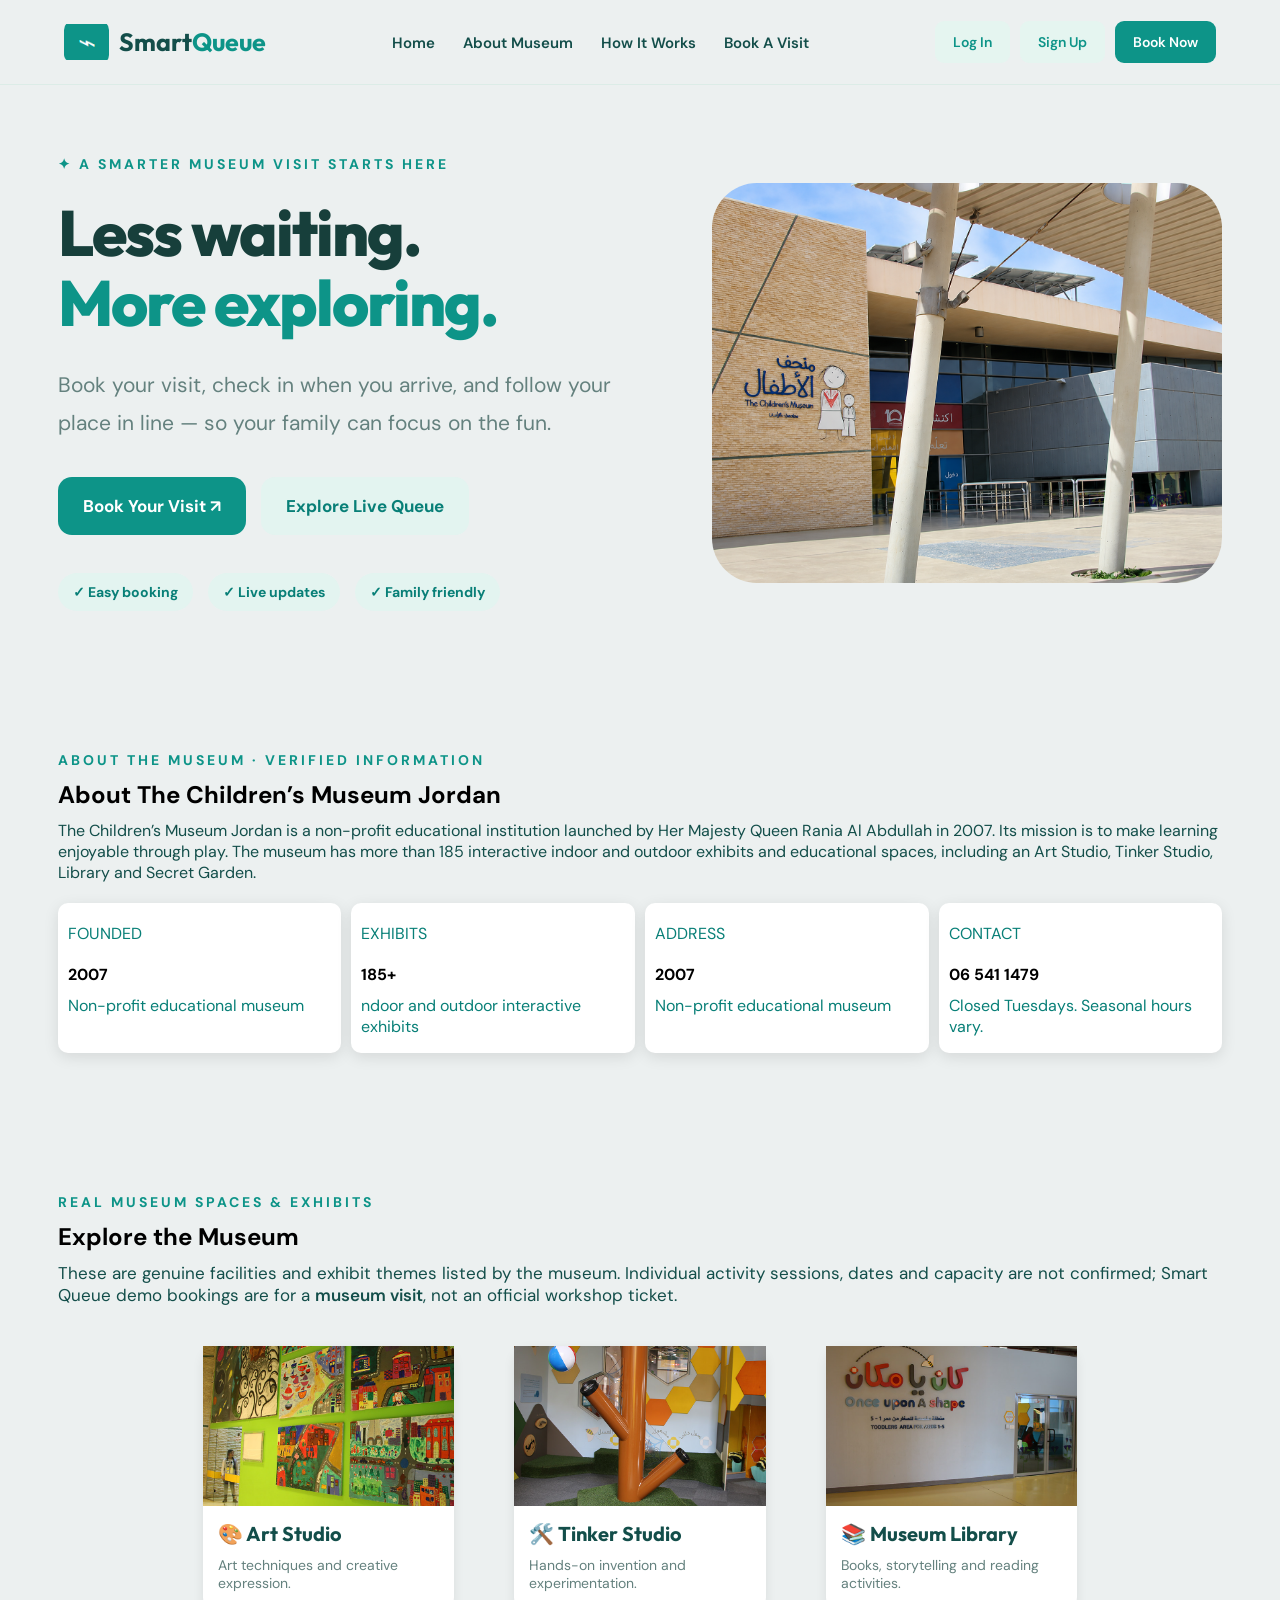
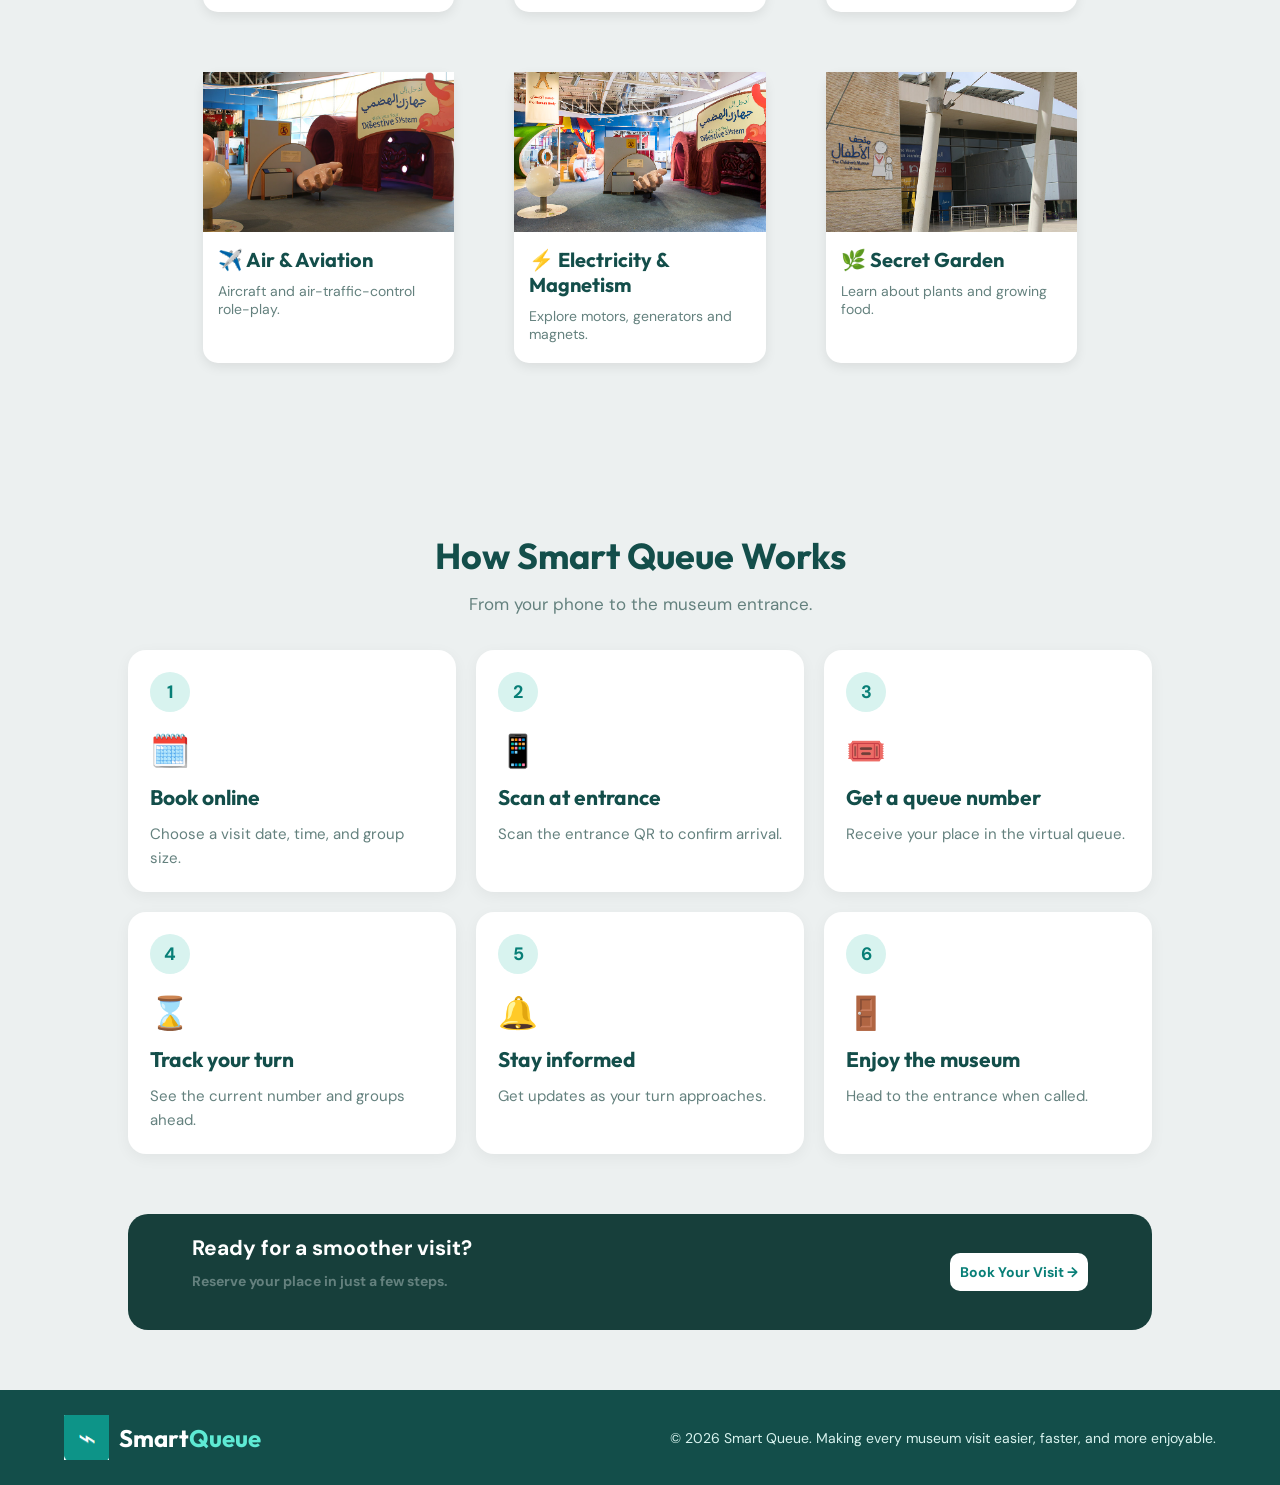
<file: index.html>
<!DOCTYPE html>
<html lang="en">

<head>
    <meta charset="UTF-8">
    <meta name="viewport" content="width=device-width, initial-scale=1.0">

    <title>Smart Queue | Home</title>

    <link rel="stylesheet" href="css/home.css">
</head>

<body>

    <header>

        <!-- Navbar -->
        <nav class="navbar">

            <!-- Logo -->
            <a href="index.html" class="logo">
                <img src="asstes/imgs/logo.png" alt="Smart Queue Logo">
                <h2>Smart<span>Queue</span></h2>
            </a>

            <!-- Navigation Links -->
            <div class="links">
                <ul>
                    <li><a href="index.html">Home</a></li>
                    <li><a href="#about">About Museum</a></li>
                    <li><a href="#how-it-works">How It Works</a></li>
                    <li><a href="pages/login.html">Book A Visit</a></li>
                </ul>
            </div>

            <!-- Navbar Buttons -->
            <div class="button-nav">
                <a href="pages/login.html" class="button1" target="_blank">Log In</a>
                <a href="pages/register.html" class="button2" target="_blank">Sign Up</a>
                <a href="visitor/booking.html" class="button3" target="_blank">Book Now</a>
            </div>

        </nav>

    </header>



    
<main>

    <!-- Hero Section -->
    <section class="hero" id="home">

        <!-- Left Side: Text -->
        <div class="hero-content">

            <p class="hero-label">
                ✦ A SMARTER MUSEUM VISIT STARTS HERE
            </p>

            <h1>
                Less waiting.
                <span>More exploring.</span>
            </h1>

            <p class="hero-description">
                Book your visit, check in when you arrive,
                and follow your place in line — so your
                family can focus on the fun.
            </p>

            <!-- Hero Buttons -->
            <div class="hero-buttons">

                <a href="pages/login.html" class="hero-btn-primary" target="_blank">
                    Book Your Visit ↗
                </a>

                <a href="visitor/live-queue.html" class="hero-btn-secondary" target="_blank">
                    Explore Live Queue
                </a>

            </div>

            <!-- Hero Features -->
            <div class="hero-features">

                <span>✓ Easy booking</span>

                <span>✓ Live updates</span>

                <span>✓ Family friendly</span>

            </div>

        </div>

        <!-- Right Side: Museum Image -->
        <div class="hero-image">

            <img
                src="asstes/imgs/Children’s Museum Amman Entrance.png" alt="Children's Museum Jordan entrance" >

            

        </div>

    </section>





    <section class="about" id="about">
        <p class="about-p1">ABOUT THE MUSEUM · VERIFIED INFORMATION</p>
        <h2>About The Children’s Museum Jordan</h2>

       <p class="about-p2">The Children’s Museum Jordan is a non-profit educational institution launched by Her Majesty Queen Rania Al Abdullah in 2007. Its mission is to make learning enjoyable through play. The museum has more than 185 interactive indoor and outdoor exhibits and educational spaces, including an Art Studio, Tinker Studio, Library and Secret Garden.</p>
       <div class="cards">
        <div class="card1">
            <p>FOUNDED</p>
            <h4>2007</h4>
            <p>Non-profit educational museum</p>

        </div>
         <div class="card2">
            <p>EXHIBITS</p>
            <h4>185+</h4>
            <p>ndoor and outdoor interactive exhibits</p>

        </div>
         <div class="card3">
            <p>ADDRESS</p>
            <h4>2007</h4>
            <p>Non-profit educational museum</p>

        </div>
         <div class="card4">
            <p>CONTACT</p>
            <h4>06 541 1479</h4>
            <p>Closed Tuesdays. Seasonal hours vary.</p>

        </div>




       </div>
    </section>


    <section class="explore">
        <p class="explore-p1">REAL MUSEUM SPACES & EXHIBITS</p>
        <h2>Explore the Museum</h2>
        <p class="explore-p2">These are genuine facilities and exhibit themes listed by the museum. Individual activity sessions, dates and capacity are not confirmed; Smart Queue demo bookings are for a <span>museum visit</span>, not an official workshop ticket.</p>

        <div class="activity">
            <div class="art">
                <img src="asstes/imgs/art-studio.png">
                <h3>🎨 Art Studio</h3>
                <p>Art techniques and creative expression.</p>

            </div>

             <div class="tinker">
                <img src="asstes/imgs/tinker-studio.png">
                <h3>🛠️ Tinker Studio</h3>
                <p>Hands-on invention and experimentation.</p>
            </div>


             <div class="library">
                <img src="asstes/imgs/museum-library.png">
                <h3>📚 Museum Library</h3>
                <p>Books, storytelling and reading activities.</p>

            </div>


             <div class="air">
                <img src="asstes/imgs/digestive-system-2.png">
                <h3>✈️ Air & Aviation</h3>
                <p>Aircraft and air-traffic-control role-play.</p>

            </div>

             <div class="electricity">
                <img src="asstes/imgs/digestive-system-1.png">
                <h3>⚡ Electricity & Magnetism</h3>
                <p>Explore motors, generators and magnets.</p>

            </div>

             <div class="garden">
                <img src="asstes/imgs/museum-entrance.png">
                <h3>🌿 Secret Garden</h3>
                <p>Learn about plants and growing food.</p>

            </div>

        </div>


    </section>

    
<section class="work" id="how-it-works">

    <h2>How Smart Queue Works</h2>
    <p>From your phone to the museum entrance.</p>

    <div class="card-work">

        <!-- Card 1 -->
        <div class="Book-online">
            <span class="number">1</span>
            <div class="work-icon">🗓️</div>
            <h3>Book online</h3>
            <p>Choose a visit date, time, and group size.</p>
        </div>

        <!-- Card 2 -->
        <div class="Scan-at-entrance">
            <span class="number">2</span>
            <div class="work-icon">📱</div>
            <h3>Scan at entrance</h3>
            <p>Scan the entrance QR to confirm arrival.</p>
        </div>

        <!-- Card 3 -->
        <div class="Get-queue-number">
            <span class="number">3</span>
            <div class="work-icon">🎟️</div>
            <h3>Get a queue number</h3>
            <p>Receive your place in the virtual queue.</p>
        </div>

        <!-- Card 4 -->
        <div class="Trak-your-turn">
            <span class="number">4</span>
            <div class="work-icon">⌛</div>
            <h3>Track your turn</h3>
            <p>See the current number and groups ahead.</p>
        </div>

        <!-- Card 5 -->
        <div class="Stay-informed">
            <span class="number">5</span>
            <div class="work-icon">🔔</div>
            <h3>Stay informed</h3>
            <p>Get updates as your turn approaches.</p>
        </div>

        <!-- Card 6 -->
        <div class="Enjoy-the-museum">
            <span class="number">6</span>
            <div class="work-icon">🚪</div>
            <h3>Enjoy the museum</h3>
            <p>Head to the entrance when called.</p>
        </div>

    </div>

</section>

<section class="ready">
    <div>
    <h1>Ready for a smoother visit?</h1>
    <p>Reserve your place in just a few steps.</p>
    </div>
    <div>
    <a href="pages/login.html" class="ready-book-btn" target="_blank"> Book Your Visit →</a>
    </div>

</section>







 


</main>


<footer class="the-footer">

    <a href="index.html" class="footer-logo">
        <img src="asstes/imgs/logo.png" alt="Smart Queue Logo" target="_blank">
        <h2>Smart<span>Queue</span></h2>
    </a>

    <p>
        © 2026 Smart Queue. Making every museum visit easier,
        faster, and more enjoyable.
    </p>

</footer>

</body>

</html>
</file>
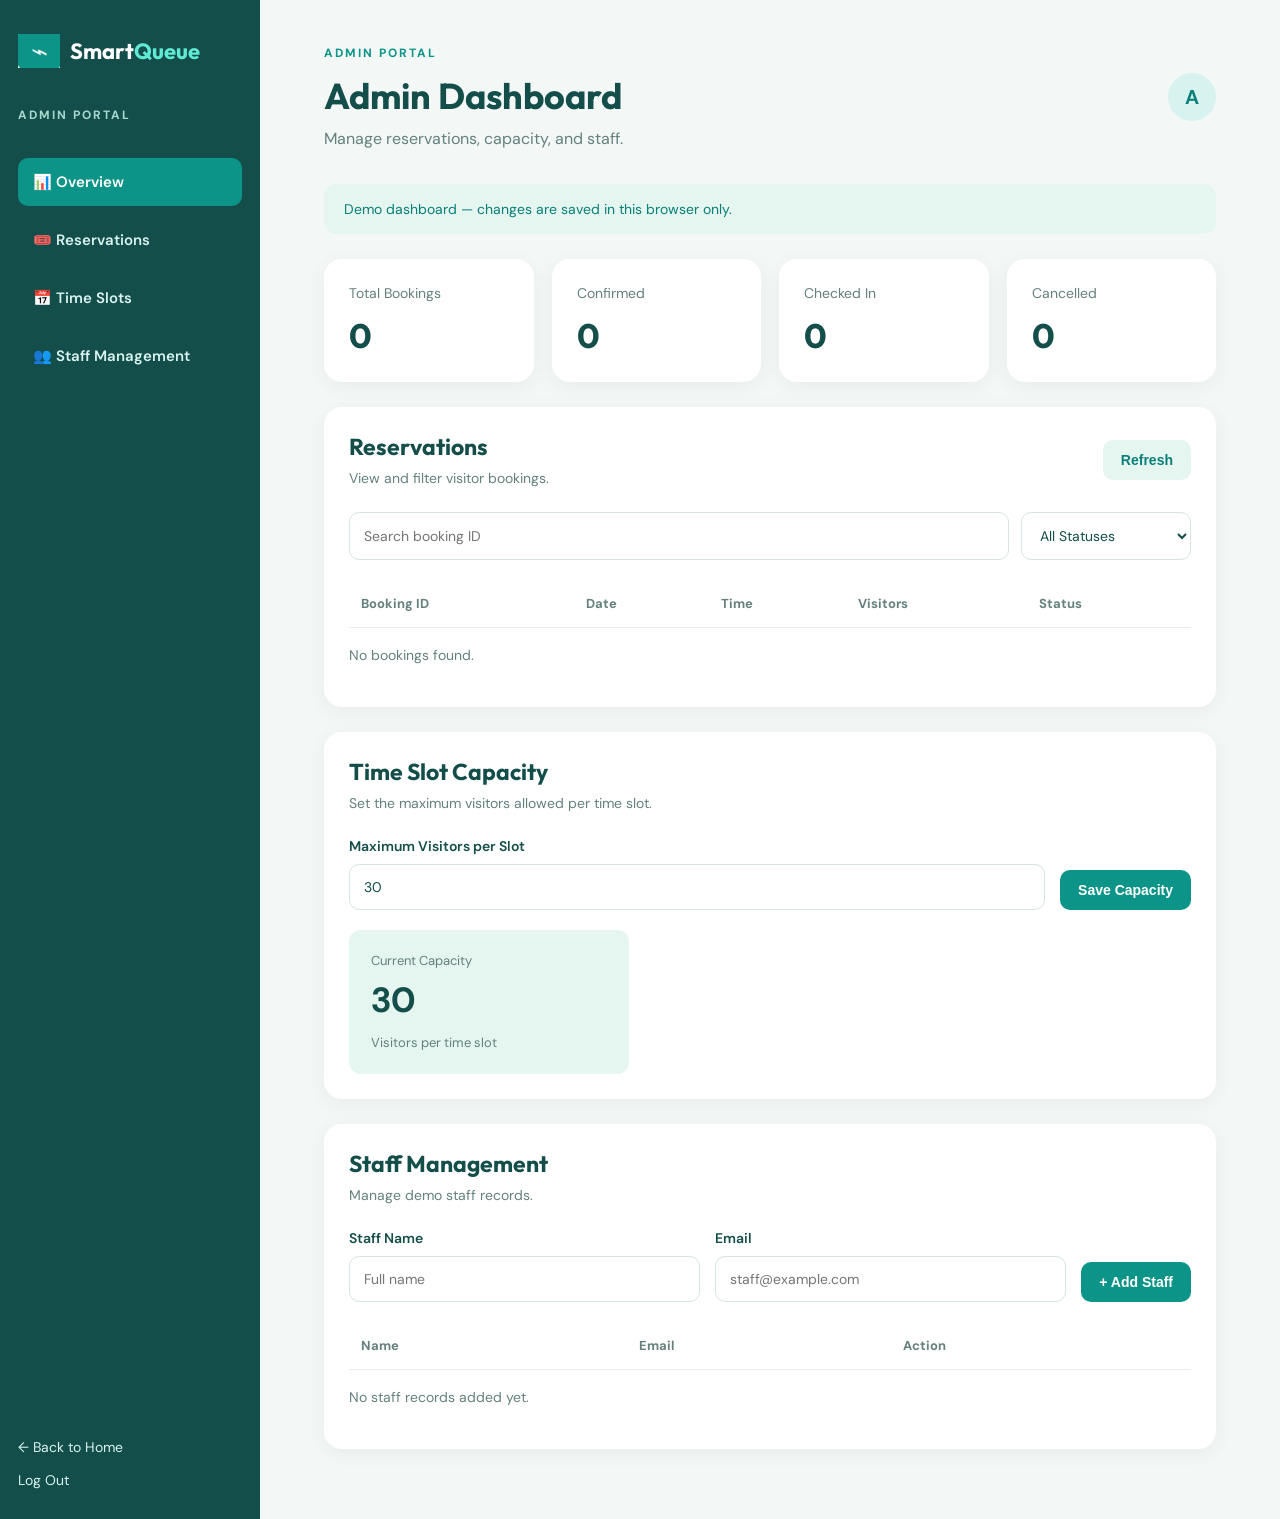
<file: admin/dashboard.html>
<!DOCTYPE html>
<html lang="en">
<head>
    <meta charset="UTF-8">
    <meta name="viewport" content="width=device-width, initial-scale=1.0">
    <title>Admin Dashboard | Smart Queue</title>

    <link rel="stylesheet" href="../css/home.css">
    <link rel="stylesheet" href="../css/booking.css">
    <link rel="stylesheet" href="../css/admin.css">

    <script src="../js/admin.js" defer></script>
</head>
<body>

<div class="visitor-layout">

    <!-- Sidebar -->
    <aside class="visitor-sidebar">

        <a href="../index.html" class="visitor-logo">
            <img src="../asstes/imgs/logo.png" alt="Smart Queue">
            <h2>Smart<span>Queue</span></h2>
        </a>

        <p class="sidebar-label">ADMIN PORTAL</p>

        <nav class="sidebar-links">
            <a href="#overview" class="active">📊 Overview</a>
            <a href="#reservations">🎟️ Reservations</a>
            <a href="#capacity">📅 Time Slots</a>
            <a href="#staff">👥 Staff Management</a>
        </nav>

        <div class="sidebar-bottom">
            <a href="../index.html">← Back to Home</a>
            <a href="../pages/login.html">Log Out</a>
        </div>

    </aside>

    <!-- Main -->
    <main class="visitor-main">

        <header class="visitor-header">
            <div>
                <p class="page-label">ADMIN PORTAL</p>
                <h1>Admin Dashboard</h1>
                <p class="page-description">
                    Manage reservations, capacity, and staff.
                </p>
            </div>
            <div class="visitor-avatar">A</div>
        </header>

        <div class="admin-notice">
            Demo dashboard — changes are saved in this browser only.
        </div>

        <!-- Overview -->
        <section id="overview">
            <div class="admin-stats">

                <article class="admin-stat">
                    <p>Total Bookings</p>
                    <h2 id="total-bookings">0</h2>
                </article>

                <article class="admin-stat">
                    <p>Confirmed</p>
                    <h2 id="confirmed-bookings">0</h2>
                </article>

                <article class="admin-stat">
                    <p>Checked In</p>
                    <h2 id="checked-in-bookings">0</h2>
                </article>

                <article class="admin-stat">
                    <p>Cancelled</p>
                    <h2 id="cancelled-bookings">0</h2>
                </article>

            </div>
        </section>

        <!-- Reservations -->
        <section class="admin-card" id="reservations">

            <div class="admin-section-heading">
                <div>
                    <h2>Reservations</h2>
                    <p>View and filter visitor bookings.</p>
                </div>

                <button id="admin-refresh" class="admin-secondary-btn">
                    Refresh
                </button>
            </div>

            <div class="admin-filter-row">
                <input
                    type="search"
                    id="booking-search"
                    placeholder="Search booking ID">

                <select id="booking-status-filter">
                    <option value="All">All Statuses</option>
                    <option value="Confirmed">Confirmed</option>
                    <option value="Checked In">Checked In</option>
                    <option value="Completed">Completed</option>
                    <option value="Cancelled">Cancelled</option>
                </select>
            </div>

            <div class="admin-table-wrap">
                <table class="admin-table">
                    <thead>
                        <tr>
                            <th>Booking ID</th>
                            <th>Date</th>
                            <th>Time</th>
                            <th>Visitors</th>
                            <th>Status</th>
                        </tr>
                    </thead>
                    <tbody id="admin-bookings-body"></tbody>
                </table>
            </div>

            <p id="admin-bookings-empty" class="admin-empty" hidden>
                No bookings found.
            </p>

        </section>

        <!-- Time Slot Capacity -->
        <section class="admin-card" id="capacity">

            <div class="admin-section-heading">
                <div>
                    <h2>Time Slot Capacity</h2>
                    <p>Set the maximum visitors allowed per time slot.</p>
                </div>
            </div>

            <form id="capacity-form" class="admin-capacity-form">

                <div class="admin-field">
                    <label for="slot-capacity">
                        Maximum Visitors per Slot
                    </label>
                    <input
                        type="number"
                        id="slot-capacity"
                        min="1"
                        max="500"
                        value="30"
                        required>
                </div>

                <button type="submit" class="admin-primary-btn">
                    Save Capacity
                </button>

            </form>

            <p id="capacity-message" class="admin-message" role="status"></p>

            <div class="admin-slot-info">
                <p>Current Capacity</p>
                <h3 id="current-capacity">30</h3>
                <span>Visitors per time slot</span>
            </div>

        </section>

        <!-- Staff Management -->
        <section class="admin-card" id="staff">

            <div class="admin-section-heading">
                <div>
                    <h2>Staff Management</h2>
                    <p>Manage demo staff records.</p>
                </div>
            </div>

            <form id="staff-form" class="admin-staff-form">

                <div class="admin-field">
                    <label for="staff-name">Staff Name</label>
                    <input
                        type="text"
                        id="staff-name"
                        placeholder="Full name"
                        maxlength="80"
                        required>
                </div>

                <div class="admin-field">
                    <label for="staff-email">Email</label>
                    <input
                        type="email"
                        id="staff-email"
                        placeholder="staff@example.com"
                        required>
                </div>

                <button type="submit" class="admin-primary-btn">
                    + Add Staff
                </button>

            </form>

            <p id="staff-message" class="admin-message" role="status"></p>

            <div class="admin-table-wrap">
                <table class="admin-table">
                    <thead>
                        <tr>
                            <th>Name</th>
                            <th>Email</th>
                            <th>Action</th>
                        </tr>
                    </thead>
                    <tbody id="admin-staff-body"></tbody>
                </table>
            </div>

            <p id="admin-staff-empty" class="admin-empty" hidden>
                No staff records added yet.
            </p>

        </section>

    </main>
</div>

</body>
</html>
</file>
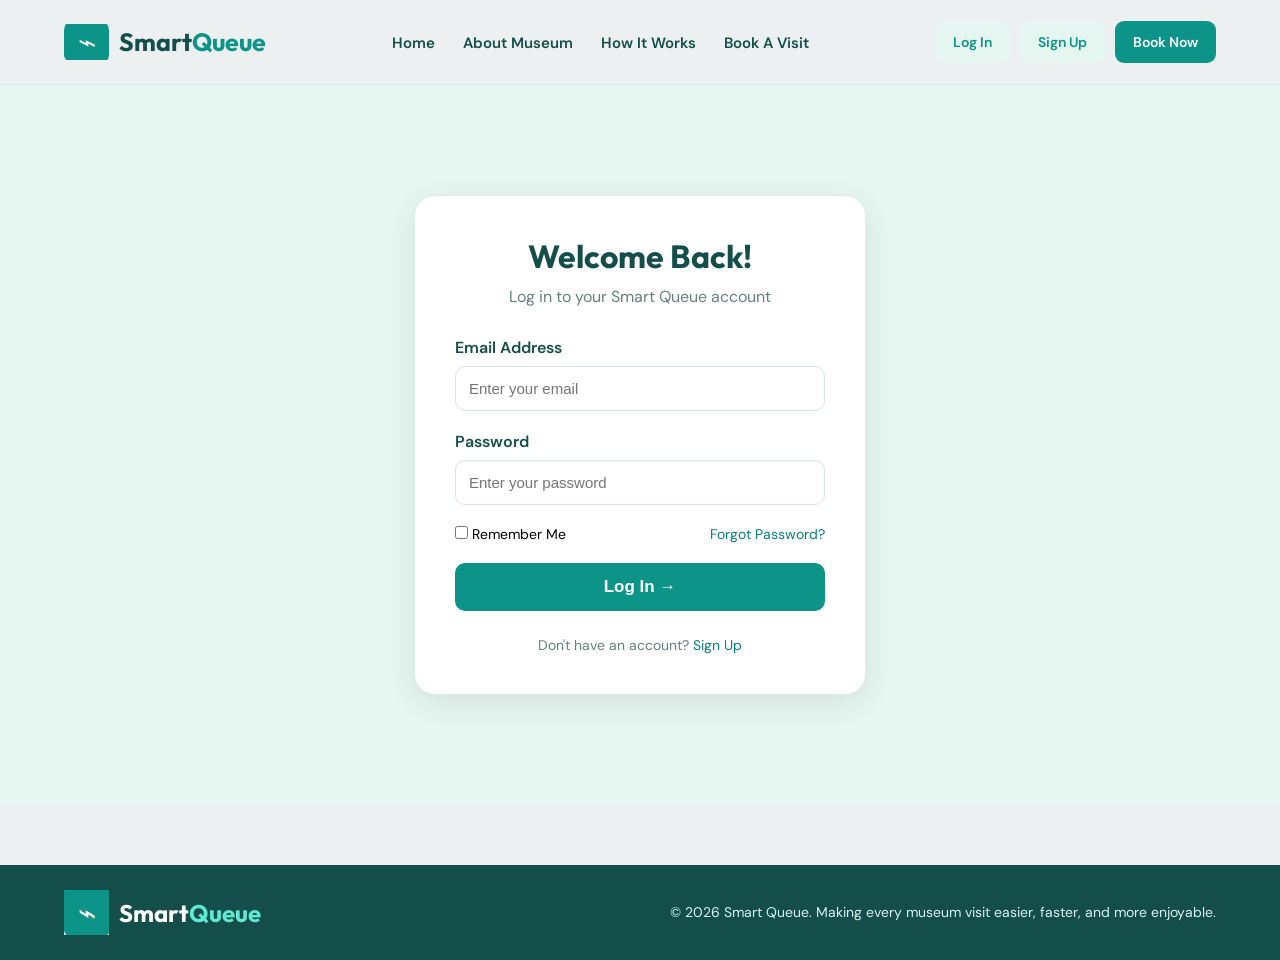
<file: pages/login.html>
<!DOCTYPE html>
<html lang="en">

<head>
    <meta charset="UTF-8">
    <meta name="viewport" content="width=device-width, initial-scale=1.0">

    <title>Login | Smart Queue</title>

    <link rel="stylesheet" href="../css/home.css">
    <link rel="stylesheet" href="../css/login.css">
</head>

<body>

    <header>

        <!-- Navbar -->
        <nav class="navbar">

            <!-- Logo -->
            <a href="../index.html" class="logo">
                <img src="../asstes/imgs/logo.png" alt="Smart Queue Logo">
                <h2>Smart<span>Queue</span></h2>
            </a>

            <!-- Navigation Links -->
            <div class="links">
                <ul>
                    <li><a href="../index.html">Home</a></li>
                    <li><a href="../index.html#about">About Museum</a></li>
                    <li><a href="../index.html#how-it-works">How It Works</a></li>
                    <li><a href="login.html">Book A Visit</a></li>
                </ul>
            </div>

            <!-- Navbar Buttons -->
            <div class="button-nav">
                <a href="login.html" class="button1">Log In</a>
                <a href="register.html" class="button2">Sign Up</a>
                <a href="../visitor/booking.html" class="button3">Book Now</a>
            </div>

        </nav>

    </header>

    <main>

        <!-- Login Section -->
        <section class="login-section">

            <div class="login-card">

                <h1>Welcome Back!</h1>

                <p class="login-subtitle">
                    Log in to your Smart Queue account
                </p>

                <!-- Login Form -->
                <form id="login-form">

                    <!-- Email -->
                    <div class="input-group">
                        <label for="email">Email Address</label>

                        <input
                            type="email"
                            id="email"
                            name="email"
                            placeholder="Enter your email"
                            required>
                    </div>

                    <!-- Password -->
                    <div class="input-group">
                        <label for="password">Password</label>

                        <input
                            type="password"
                            id="password"
                            name="password"
                            placeholder="Enter your password"
                            required>
                    </div>

                    <!-- Login Options -->
                    <div class="login-options">
                        <label>
                            <input type="checkbox" id="remember-me">
                            Remember Me
                        </label>

                        <a href="#">Forgot Password?</a>
                    </div>

                    <!-- Error Message -->
                    <p id="login-error" role="alert"></p>

                    <!-- Login Button -->
                    <button type="submit" class="login-btn">
                        Log In →
                    </button>

                </form>

                <!-- Sign Up Link -->
                <p class="signup-text">
                    Don't have an account?
                    <a href="register.html">Sign Up</a>
                </p>

            </div>

        </section>

    </main>

    <!-- Footer -->
    <footer class="the-footer">

        <a href="../index.html" class="footer-logo">
            <img src="../asstes/imgs/logo.png" alt="Smart Queue Logo">
            <h2>Smart<span>Queue</span></h2>
        </a>

        <p>
            © 2026 Smart Queue. Making every museum visit easier,
            faster, and more enjoyable.
        </p>

    </footer>

    <script src="../js/login.js"></script>

</body>
</html>
</file>
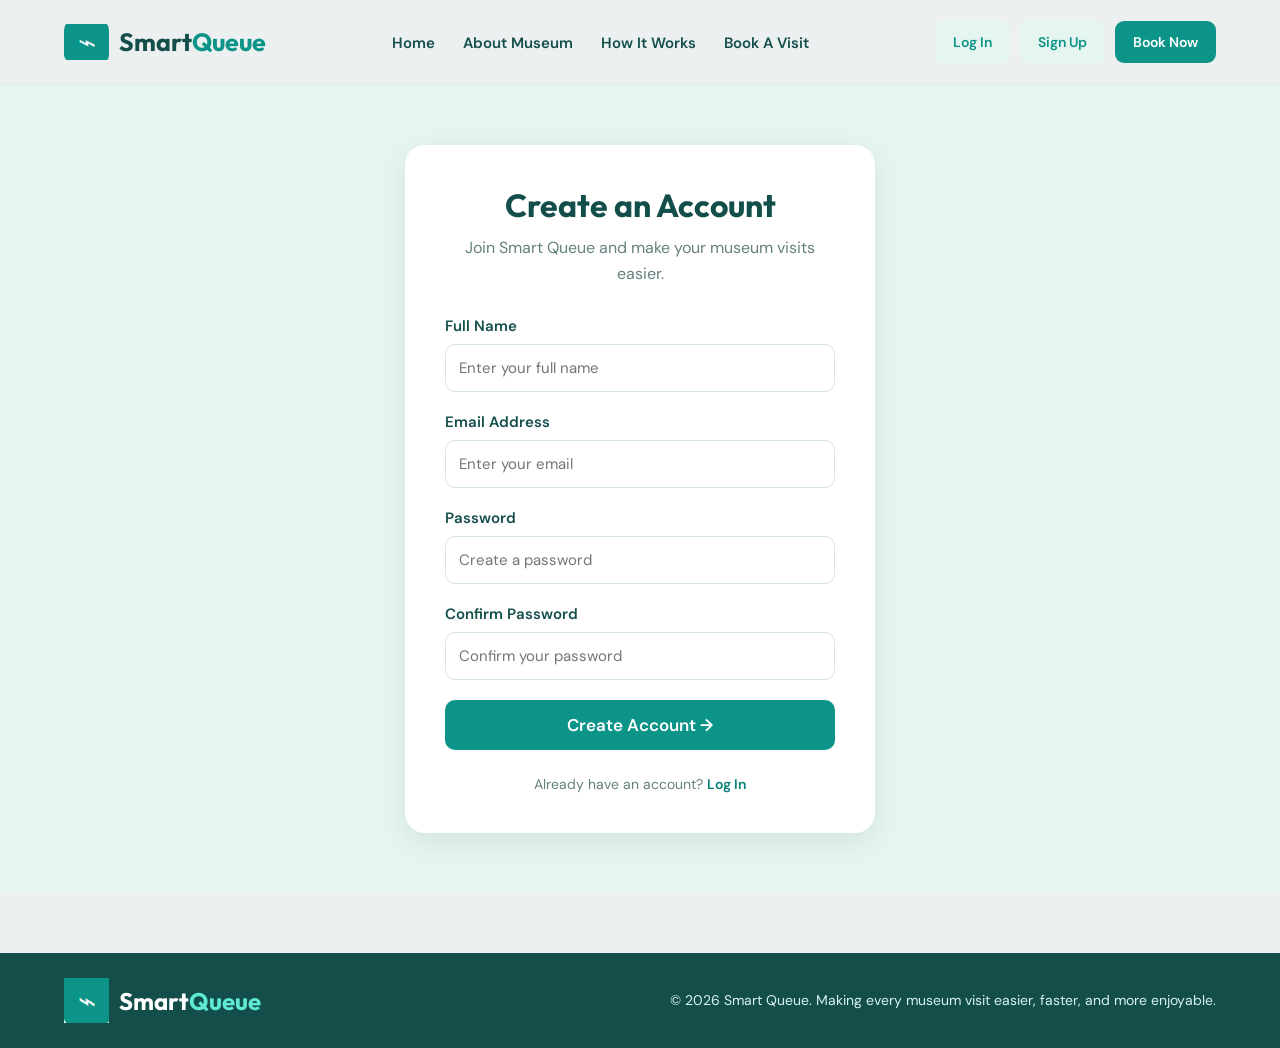
<file: pages/register.html>
<!DOCTYPE html>
<html lang="en">

<head>
    <meta charset="UTF-8">
    <meta name="viewport" content="width=device-width, initial-scale=1.0">

    <title>Sign Up | Smart Queue</title>

    <link rel="stylesheet" href="../css/home.css">
    <link rel="stylesheet" href="../css/register.css">
</head>

<body>

    <header>

        <!-- Navbar -->
        <nav class="navbar">

            <!-- Logo -->
            <a href="../index.html" class="logo">
                <img src="../asstes/imgs/logo.png" alt="Smart Queue Logo">
                <h2>Smart<span>Queue</span></h2>
            </a>

            <!-- Navigation Links -->
            <div class="links">
                <ul>
                    <li><a href="../index.html">Home</a></li>
                    <li><a href="../index.html#about">About Museum</a></li>
                    <li><a href="../index.html#how-it-works">How It Works</a></li>
                    <li><a href="login.html">Book A Visit</a></li>
                </ul>
            </div>

            <!-- Navbar Buttons -->
            <div class="button-nav">
                <a href="login.html" class="button1">Log In</a>
                <a href="register.html" class="button2">Sign Up</a>
                <a href="../visitor/booking.html" class="button3">Book Now</a>
            </div>

        </nav>

    </header>


    <main>

        <!-- Register Section -->
        <section class="register-section">

            <div class="register-card">

                <h1>Create an Account</h1>

                <p class="register-subtitle">
                    Join Smart Queue and make your museum visits easier.
                </p>

                <!-- Register Form -->
                <form id="register-form" novalidate>

                    <!-- Full Name -->
                    <div class="input-group">
                        <label for="full-name">Full Name</label>

                        <input
                            type="text"
                            id="full-name"
                            name="fullName"
                            placeholder="Enter your full name">
                    </div>

                    <!-- Email -->
                    <div class="input-group">
                        <label for="email">Email Address</label>

                        <input
                            type="email"
                            id="email"
                            name="email"
                            placeholder="Enter your email">
                    </div>

                    <!-- Password -->
                    <div class="input-group">
                        <label for="password">Password</label>

                        <input
                            type="password"
                            id="password"
                            name="password"
                            placeholder="Create a password">
                    </div>

                    <!-- Confirm Password -->
                    <div class="input-group">
                        <label for="confirm-password">Confirm Password</label>

                        <input
                            type="password"
                            id="confirm-password"
                            name="confirmPassword"
                            placeholder="Confirm your password">
                    </div>

                    <!-- Validation Message -->
                    <p id="register-message" role="status"></p>

                    <!-- Sign Up Button -->
                    <button type="submit" class="register-btn">
                        Create Account →
                    </button>

                </form>

                <!-- Login Link -->
                <p class="login-text">
                    Already have an account?
                    <a href="login.html">Log In</a>
                </p>

            </div>

        </section>

    </main>


    <!-- Footer -->
    <footer class="the-footer">

        <a href="../index.html" class="footer-logo">
            <img src="../asstes/imgs/logo.png" alt="Smart Queue Logo">
            <h2>Smart<span>Queue</span></h2>
        </a>

        <p>
            © 2026 Smart Queue. Making every museum visit easier,
            faster, and more enjoyable.
        </p>

    </footer>

    <script src="../js/register.js"></script>

</body>
</html>
</file>
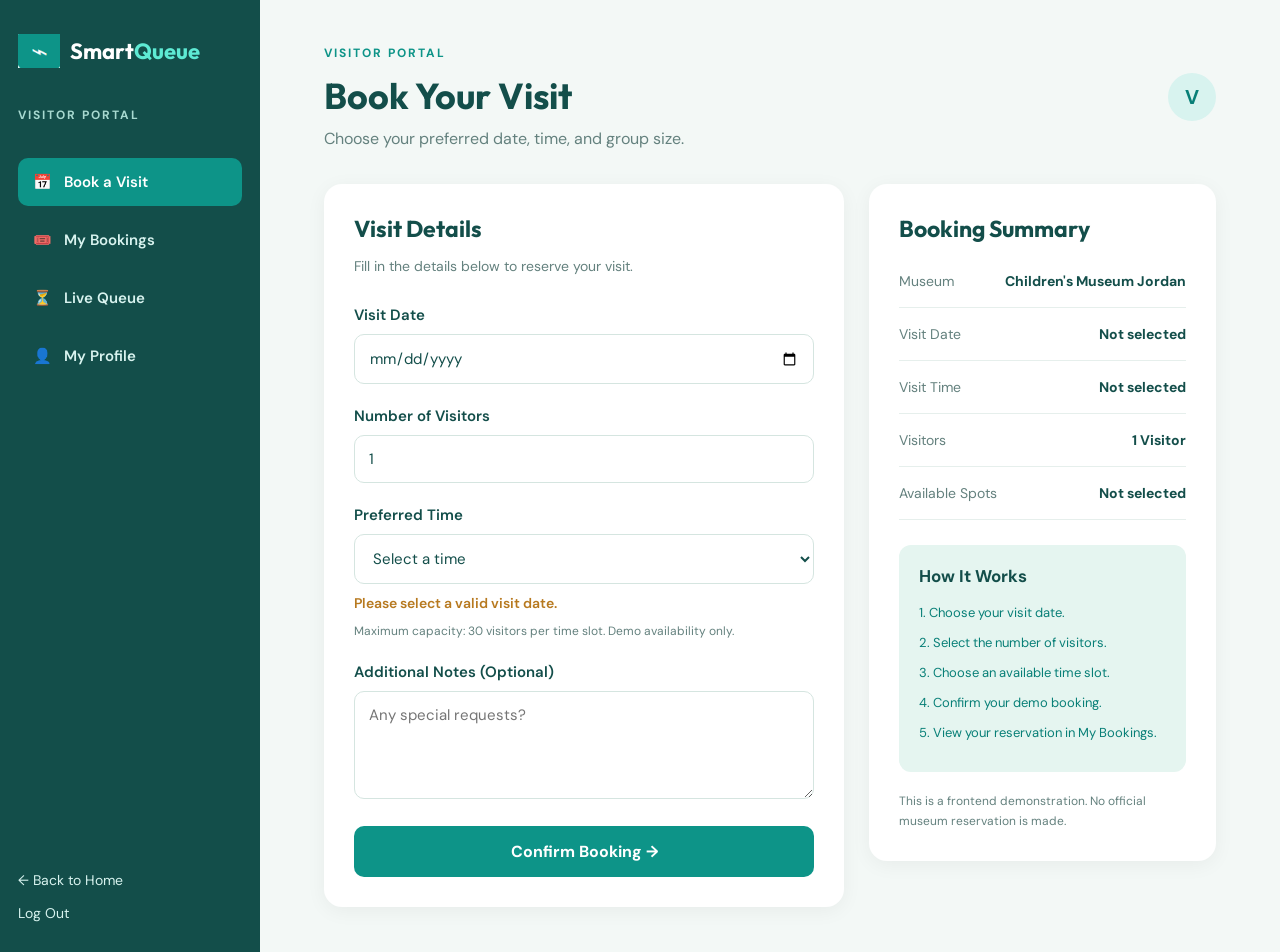
<file: visitor/booking.html>
<!DOCTYPE html>
<html lang="en">

<head>
    <meta charset="UTF-8">
    <meta name="viewport" content="width=device-width, initial-scale=1.0">

    <title>Book a Visit | Smart Queue</title>

    <link rel="stylesheet" href="../css/home.css">
    <link rel="stylesheet" href="../css/booking.css">

    <script src="../js/booking.js" defer></script>
</head>

<body>

    <div class="visitor-layout">

        <!-- Sidebar -->
        <aside class="visitor-sidebar">

            <a href="../index.html" class="visitor-logo">
                <img src="../asstes/imgs/logo.png" alt="Smart Queue Logo">
                <h2>Smart<span>Queue</span></h2>
            </a>

            <p class="sidebar-label">VISITOR PORTAL</p>

            <nav class="sidebar-links">

                <a href="booking.html" class="active" aria-current="page">
                    <span>📅</span> Book a Visit
                </a>

                <a href="my-bookings.html">
                    <span>🎟️</span> My Bookings
                </a>

                <a href="live-queue.html">
                    <span>⏳</span> Live Queue
                </a>

                <a href="profile.html">
                    <span>👤</span> My Profile
                </a>

            </nav>

            <div class="sidebar-bottom">
                <a href="../index.html">← Back to Home</a>
                <a href="../pages/login.html">Log Out</a>
            </div>

        </aside>

        <!-- Main Content -->
        <main class="visitor-main">

            <!-- Header -->
            <header class="visitor-header">

                <div>
                    <p class="page-label">VISITOR PORTAL</p>

                    <h1>Book Your Visit</h1>

                    <p class="page-description">
                        Choose your preferred date, time, and group size.
                    </p>
                </div>

                <div class="visitor-avatar">V</div>

            </header>

            <div class="booking-grid">

                <!-- Booking Form -->
                <section class="booking-card">

                    <h2>Visit Details</h2>

                    <p class="card-description">
                        Fill in the details below to reserve your visit.
                    </p>

                    <form id="booking-form">

                        <!-- Date -->
                        <div class="form-group">
                            <label for="visit-date">Visit Date</label>

                            <input
                                type="date"
                                id="visit-date"
                                required>
                        </div>

                        <!-- Visitors -->
                        <div class="form-group">
                            <label for="visitor-count">
                                Number of Visitors
                            </label>

                            <input
                                type="number"
                                id="visitor-count"
                                min="1"
                                max="10"
                                value="1"
                                required>
                        </div>

                        <!-- Time -->
                        <div class="form-group">
                            <label for="visit-time">Preferred Time</label>

                            <select id="visit-time" required>
                                <option value="">Select a time</option>
                                <option value="10:00 AM">10:00 AM</option>
                                <option value="11:00 AM">11:00 AM</option>
                                <option value="12:00 PM">12:00 PM</option>
                                <option value="01:00 PM">01:00 PM</option>
                                <option value="02:00 PM">02:00 PM</option>
                            </select>

                            <p id="slot-availability" role="status"></p>

                            <!-- Dynamic Capacity from Admin -->
                            <small id="capacity-text">
                                Maximum capacity: 30 visitors per time slot.
                                Demo availability only.
                            </small>
                        </div>

                        <!-- Notes -->
                        <div class="form-group">
                            <label for="visitor-notes">
                                Additional Notes (Optional)
                            </label>

                            <textarea
                                id="visitor-notes"
                                rows="4"
                                maxlength="300"
                                placeholder="Any special requests?"></textarea>
                        </div>

                        <!-- Message -->
                        <p id="booking-message" role="status"></p>

                        <!-- Submit -->
                        <button type="submit" class="confirm-btn">
                            Confirm Booking →
                        </button>

                    </form>

                </section>

                <!-- Booking Summary -->
                <aside class="booking-summary">

                    <h2>Booking Summary</h2>

                    <div class="summary-row">
                        <span>Museum</span>
                        <strong>Children's Museum Jordan</strong>
                    </div>

                    <div class="summary-row">
                        <span>Visit Date</span>
                        <strong id="summary-date">Not selected</strong>
                    </div>

                    <div class="summary-row">
                        <span>Visit Time</span>
                        <strong id="summary-time">Not selected</strong>
                    </div>

                    <div class="summary-row">
                        <span>Visitors</span>
                        <strong id="summary-visitors">1 Visitor</strong>
                    </div>

                    <div class="summary-row">
                        <span>Available Spots</span>
                        <strong id="summary-available">Not selected</strong>
                    </div>

                    <div class="summary-info">

                        <h3>How It Works</h3>

                        <p>1. Choose your visit date.</p>
                        <p>2. Select the number of visitors.</p>
                        <p>3. Choose an available time slot.</p>
                        <p>4. Confirm your demo booking.</p>
                        <p>5. View your reservation in My Bookings.</p>

                    </div>

                    <p class="demo-note">
                        This is a frontend demonstration.
                        No official museum reservation is made.
                    </p>

                </aside>

            </div>

        </main>

    </div>

</body>
</html>
</file>
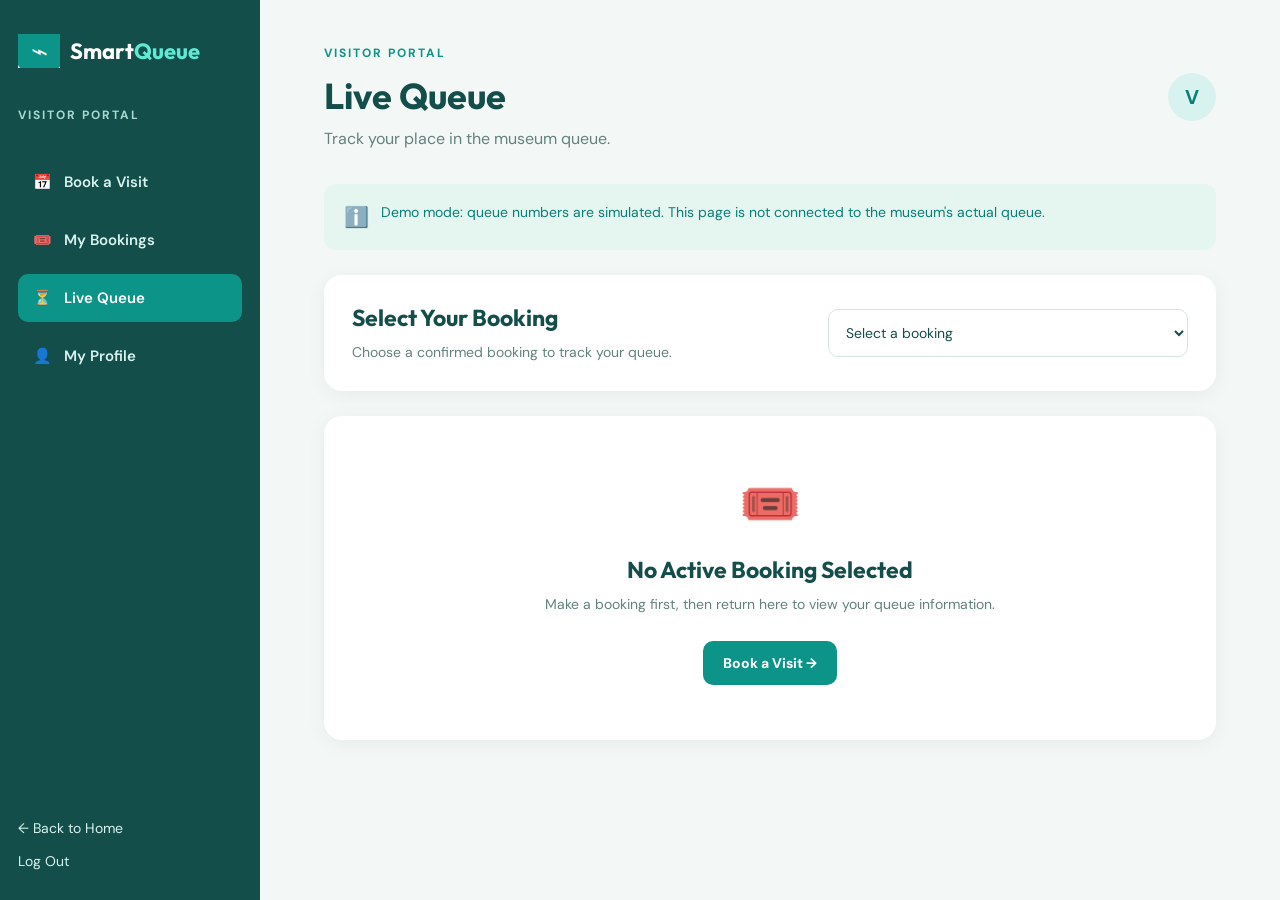
<file: visitor/live-queue.html>
<!DOCTYPE html>
<html lang="en">

<head>
    <meta charset="UTF-8">
    <meta name="viewport" content="width=device-width, initial-scale=1.0">

    <title>Live Queue | Smart Queue</title>

    <link rel="stylesheet" href="../css/home.css">
    <link rel="stylesheet" href="../css/booking.css">
    <link rel="stylesheet" href="../css/live-queue.css">

    <script src="../js/live-queue.js" defer></script>
</head>

<body>

    <div class="visitor-layout">

        <!-- Sidebar -->
        <aside class="visitor-sidebar">

            <a href="../index.html" class="visitor-logo">
                <img src="../asstes/imgs/logo.png" alt="Smart Queue Logo">
                <h2>Smart<span>Queue</span></h2>
            </a>

            <p class="sidebar-label">VISITOR PORTAL</p>

            <nav class="sidebar-links">

                <a href="booking.html">
                    <span>📅</span> Book a Visit
                </a>

                <a href="my-bookings.html">
                    <span>🎟️</span> My Bookings
                </a>

                <a href="live-queue.html"
                   class="active"
                   aria-current="page">
                    <span>⏳</span> Live Queue
                </a>

                <a href="profile.html">
                    <span>👤</span> My Profile
                </a>

            </nav>

            <div class="sidebar-bottom">
                <a href="../index.html">← Back to Home</a>
                <a href="../pages/login.html">Log Out</a>
            </div>

        </aside>

        <!-- Main Content -->
        <main class="visitor-main">

            <!-- Page Header -->
            <header class="visitor-header">

                <div>
                    <p class="page-label">VISITOR PORTAL</p>

                    <h1>Live Queue</h1>

                    <p class="page-description">
                        Track your place in the museum queue.
                    </p>
                </div>

                <div class="visitor-avatar">V</div>

            </header>

            <!-- Demo Notice -->
            <div class="queue-notice">
                <span>ℹ️</span>

                <p>
                    Demo mode: queue numbers are simulated.
                    This page is not connected to the museum's
                    actual queue.
                </p>
            </div>

            <!-- Select Booking -->
            <section class="queue-select-card">

                <div>
                    <h2>Select Your Booking</h2>

                    <p>
                        Choose a confirmed booking to track your queue.
                    </p>
                </div>

                <select id="queue-booking-select">
                    <option value="">Select a booking</option>
                </select>

            </section>

            <!-- No Booking -->
            <section id="queue-empty" class="queue-empty">

                <div class="queue-empty-icon">🎟️</div>

                <h2>No Active Booking Selected</h2>

                <p>
                    Make a booking first, then return here
                    to view your queue information.
                </p>

                <a href="booking.html" class="queue-primary-btn">
                    Book a Visit →
                </a>

            </section>

            <!-- Queue Dashboard -->
            <div id="queue-dashboard" hidden>

                <!-- Queue Statistics -->
                <section class="queue-stats">

                    <article class="queue-stat-card">
                        <p>Your Queue Number</p>
                        <h2 id="your-queue-number">--</h2>
                        <span>Your demo queue position</span>
                    </article>

                    <article class="queue-stat-card">
                        <p>Now Serving</p>
                        <h2 id="now-serving">--</h2>
                        <span>Current demo queue number</span>
                    </article>

                    <article class="queue-stat-card">
                        <p>Groups Ahead</p>
                        <h2 id="groups-ahead">--</h2>
                        <span>Groups before your turn</span>
                    </article>

                </section>

                <!-- Queue Progress -->
                <section class="queue-progress-card">

                    <div class="queue-section-heading">

                        <div>
                            <p class="queue-eyebrow">
                                QUEUE PROGRESS
                            </p>

                            <h2>Your Queue Progress</h2>
                        </div>

                        <span id="queue-status" class="queue-status">
                            Waiting
                        </span>

                    </div>

                    <!-- Progress Bar -->
                    <div
                        class="queue-progress-track"
                        id="queue-progress-track"
                        role="progressbar"
                        aria-label="Demo queue progress"
                        aria-valuemin="0"
                        aria-valuemax="100"
                        aria-valuenow="0">

                        <div id="queue-progress-fill"></div>

                    </div>

                    <div class="queue-progress-labels">
                        <span>Queue started</span>
                        <strong id="queue-progress-percent">0%</strong>
                        <span>Your turn</span>
                    </div>

                    <!-- Queue Message -->
                    <p
                        id="queue-update-message"
                        class="queue-update-message"
                        role="status">
                        Your queue information is ready.
                    </p>

                    <p class="queue-helper">
                        Queue progress is read-only for visitors.
                        In the full system, museum staff will
                        manage queue updates after check-in.
                    </p>

                </section>

                <!-- Booking Details -->
                <section class="queue-details-card">

                    <h2>Your Visit Details</h2>

                    <div class="queue-details-grid">

                        <div>
                            <p>Booking ID</p>
                            <strong id="queue-booking-id">--</strong>
                        </div>

                        <div>
                            <p>Visit Date</p>
                            <strong id="queue-visit-date">--</strong>
                        </div>

                        <div>
                            <p>Visit Time</p>
                            <strong id="queue-visit-time">--</strong>
                        </div>

                        <div>
                            <p>Visitors</p>
                            <strong id="queue-visitors">--</strong>
                        </div>

                    </div>

                </section>

            </div>

        </main>

    </div>

</body>
</html>
</file>
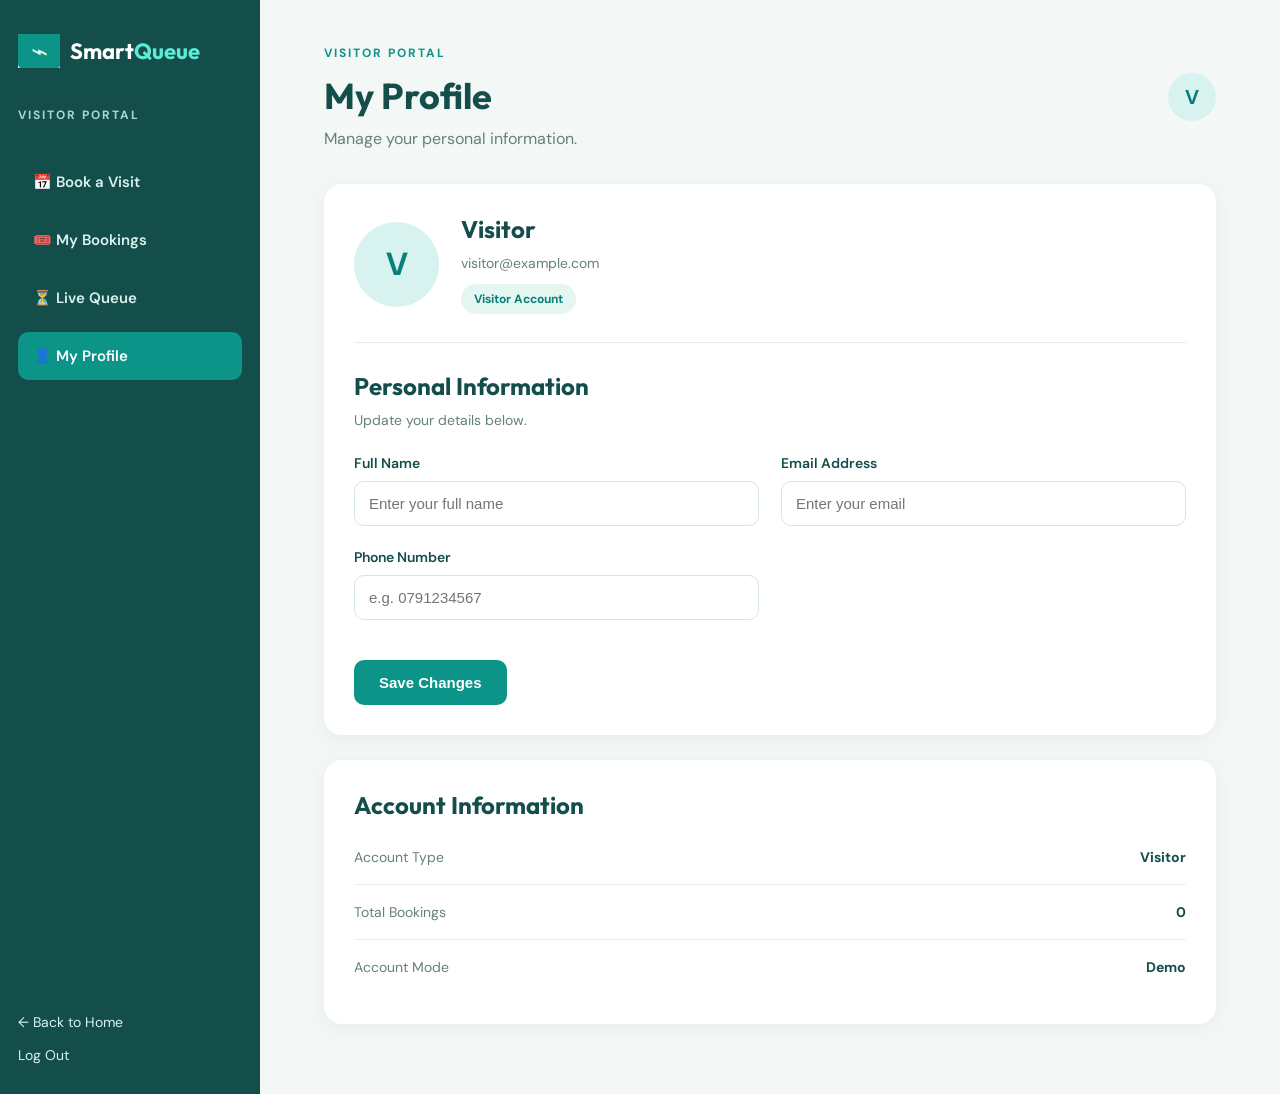
<file: visitor/profile.html>
<!DOCTYPE html>
<html lang="en">
<head>
    <meta charset="UTF-8">
    <meta name="viewport" content="width=device-width, initial-scale=1.0">
    <title>My Profile | Smart Queue</title>

    <link rel="stylesheet" href="../css/home.css">
    <link rel="stylesheet" href="../css/booking.css">
    <link rel="stylesheet" href="../css/profile.css">
    <script src="../js/profile.js" defer></script>
</head>
<body>

<div class="visitor-layout">

    <aside class="visitor-sidebar">
        <a href="../index.html" class="visitor-logo">
            <img src="../asstes/imgs/logo.png" alt="Logo">
            <h2>Smart<span>Queue</span></h2>
        </a>

        <p class="sidebar-label">VISITOR PORTAL</p>

        <nav class="sidebar-links">
            <a href="booking.html">📅 Book a Visit</a>
            <a href="my-bookings.html">🎟️ My Bookings</a>
            <a href="live-queue.html">⏳ Live Queue</a>
            <a href="profile.html" class="active">👤 My Profile</a>
        </nav>

        <div class="sidebar-bottom">
            <a href="../index.html">← Back to Home</a>
            <a href="../pages/login.html">Log Out</a>
        </div>
    </aside>

    <main class="visitor-main">

        <header class="visitor-header">
            <div>
                <p class="page-label">VISITOR PORTAL</p>
                <h1>My Profile</h1>
                <p class="page-description">
                    Manage your personal information.
                </p>
            </div>
            <div class="visitor-avatar" id="header-avatar">V</div>
        </header>

        <section class="profile-card">

            <div class="profile-top">
                <div class="profile-avatar" id="profile-avatar">V</div>
                <div>
                    <h2 id="display-name">Visitor</h2>
                    <p id="display-email">visitor@example.com</p>
                    <span class="profile-role">Visitor Account</span>
                </div>
            </div>

            <div class="profile-divider"></div>

            <h2>Personal Information</h2>
            <p class="profile-description">
                Update your details below.
            </p>

            <form id="profile-form">

                <div class="profile-fields">
                    <div class="profile-group">
                        <label for="full-name">Full Name</label>
                        <input type="text" id="full-name"
                               placeholder="Enter your full name"
                               maxlength="80" required>
                    </div>

                    <div class="profile-group">
                        <label for="email">Email Address</label>
                        <input type="email" id="email"
                               placeholder="Enter your email" required>
                    </div>

                    <div class="profile-group">
                        <label for="phone">Phone Number</label>
                        <input type="tel" id="phone"
                               placeholder="e.g. 0791234567"
                               maxlength="20">
                    </div>
                </div>

                <p id="profile-message" role="status"></p>

                <button type="submit" class="save-profile-btn">
                    Save Changes
                </button>

            </form>
        </section>

        <section class="profile-info-card">
            <h2>Account Information</h2>

            <div class="profile-info-row">
                <span>Account Type</span>
                <strong>Visitor</strong>
            </div>

            <div class="profile-info-row">
                <span>Total Bookings</span>
                <strong id="profile-bookings">0</strong>
            </div>

            <div class="profile-info-row">
                <span>Account Mode</span>
                <strong>Demo</strong>
            </div>
        </section>

    </main>
</div>

</body>
</html>
</file>
<file: css/home.css>
@import url('https://fonts.googleapis.com/css2?family=DM+Sans:wght@400;500;600;700;800&family=Outfit:wght@500;600;700;800&display=swap');

/* General Settings */

* {
    margin: 0;
    padding: 0;
    box-sizing: border-box;
}

body {
    font-family: 'DM Sans', sans-serif;
    background-color: #ecf0f0;
}
html {
    scroll-behavior: smooth;
}

/* Navbar */

.navbar {
    width: 100%;
    min-height: 85px;
    padding: 15px 5%;

    display: flex;
    align-items: center;
    justify-content: space-between;
    gap: 25px;

    border-bottom: 1px solid #DCECE7;
}

/* Logo */

.logo {
    display: flex;
    align-items: center;
    gap: 10px;
    text-decoration: none;
    
}

.logo img {
    width: 45px;
    height: 45px;
    object-fit: contain;
    border-radius: 10px;
}

.logo h2 {
    font-family: 'Outfit', sans-serif;
    font-size: 25px;
    font-weight: 700;
    color: #134E4A;
}

.logo h2 span {
    color: #0D9488;
}

/* Navbar Links */

.links ul {
    display: flex;
    align-items: center;
    justify-content: center;
    gap: 28px;
    list-style: none;
}

.links ul li a {
    font-family: 'DM Sans', sans-serif;
    font-size: 15px;
    font-weight: 600;
    color: #134E4A;
    text-decoration: none;
    white-space: nowrap;
    transition: color 0.3s ease;
}

.links ul li a:hover {
    color: #0D9488;
}

/* Navbar Buttons */

.button-nav {
    display: flex;
    align-items: center;
    gap: 10px;
    flex-shrink: 0; /*بتمنع العنصر من الانكماش.*/
}

.button-nav a {
    display: inline-block;
    padding: 12px 18px;
    border-radius: 9px;

    font-family: 'DM Sans', sans-serif;
    font-size: 14px;
    font-weight: 600;
    text-decoration: none;
    transition: all 0.3s ease;
}

/* Log In Button */

.button1 {
   
    background-color: #E5F5F0;
    color: #0D9488;

}

.button1:hover {
    background-color: #D0EEE6;
}

/* Sign Up Button */

.button2 {
    background-color: #E5F5F0;
    color: #0D9488;
}

.button2:hover {
    background-color: #D0EEE6;
}

/* Book Now Button */

.button3 {
    background-color: #0D9488;
    color: #FFFFFF;
}

.button3:hover {
    background-color: #0F766E;
    transform: translateY(-2px);
}




/*
   Hero Section
*/

.hero {
    width: 95%;
    max-width: 1800px;
    margin: 0 auto;
    padding: 70px 2%;

    display: flex;
    align-items: center;
    justify-content: space-between;
    gap: 70px;
}

/*
   Left Side - Hero Content
*/

.hero-content {
    flex: 1;
    min-width: 0;
    max-width: 750px;
}

/* Small Text Above Title */

.hero-label {
    font-family: 'DM Sans', sans-serif;
    font-size: 14px;
    font-weight: 700;
    letter-spacing: 3px;
    color: #0D9488;
    margin-bottom: 25px;
}

/* Main Title */

.hero-content h1 {
    font-family: 'Outfit', sans-serif;
    font-size: clamp(45px, 5vw, 78px);
    font-weight: 800;
    line-height: 1.1;
    letter-spacing: -2px;
    color: #173F3B;
    margin-bottom: 28px;
}

.hero-content h1 span {
    display: block;
    color: #0D9488;
}

/* Description */

.hero-description {
    font-family: 'DM Sans', sans-serif;
    font-size: 21px;
    font-weight: 400;
    line-height: 1.8;
    color: #64817E;
    margin-bottom: 35px;
}

/*
   Hero Buttons
*/

.hero-buttons {
    display: flex;
    align-items: center;
    gap: 15px;
    margin-bottom: 38px;
}

.hero-buttons a {
    display: inline-flex;
    align-items: center;
    justify-content: center;
    padding: 18px 25px;

    font-family: 'DM Sans', sans-serif;
    font-size: 17px;
    font-weight: 700;
    text-decoration: none;
    border-radius: 14px;
    white-space: nowrap;

    transition: all 0.3s ease;
}

/* Book Your Visit */

.hero-btn-primary {
    background-color: #0D9488;
    color: #FFFFFF;
}

.hero-btn-primary:hover {
    background-color: #0F766E;
    transform: translateY(-3px);
}

/* Explore Live Queue */

.hero-btn-secondary {
    background-color: #E3F4F0;
    color: #087F77;
}

.hero-btn-secondary:hover {
    background-color: #D0ECE6;
}

/*
   Hero Features
*/

.hero-features {
    display: flex;
    align-items: center;
    gap: 15px;
    flex-wrap: wrap;
}

.hero-features span {
    background-color: #E3F4F0;
    color: #087F77;

    padding: 10px 15px;
    border-radius: 30px;

    font-family: 'DM Sans', sans-serif;
    font-size: 14px;
    font-weight: 700;
}

/*
   Right Side - Museum Image
*/

.hero-image {
    min-width: 0;
    max-width: 800px;
    height: 400px;
}

.hero-image img {
    width: 100%;
    height: 100%;
    border-radius: 45px;
    display: block;
}



/*   about museum */

.about{
    width: 95%;
    max-width: 1800px;
    margin: 0 auto;
    padding: 70px 2%;
}

.about-p1{
    font-family: 'DM Sans', sans-serif;
    font-size: 14px;
    font-weight: 700;
    letter-spacing: 3px;
    color: #0D9488;
    margin-bottom: 10px;
}
.about-p2{
        color: #134E4A;
        margin-bottom: 10px;

}
.about h2{
    color: black;
    margin-bottom: 10px;
}

.cards{
    display: flex;
    align-items: center;
    justify-content: space-between;
    margin-top: 20px;
    gap: 10px;
}

.card1 , .card2,.card3 ,.card4{
    border-radius: 10px;
    width: 300px;
    height: 150px;
    padding: 10px;
    background-color: white;
     box-shadow: 0 4px 15px rgba(0, 0, 0, 0.1);
    
}

.cards p{
    color: #087F77;
    margin-top: 10px;
}
.cards h4{
    color: black;
    margin-top: 20px;
}

.explore{
     width: 95%;
    max-width: 1800px;
    margin: 0 auto;
    padding: 70px 2%;
}
.explore-p1{
    font-family: 'DM Sans', sans-serif;
    font-size: 14px;
    font-weight: 700;
    letter-spacing: 3px;
    color: #0D9488;
            margin-bottom: 10px;

}

.explore h2{
        margin-bottom: 10px;

}

.explore-p2{
    color: #134E4A;
     margin-bottom: 10px;
       font-family: 'DM Sans', sans-serif;
    font-size: 17px;
}
.explore-p2 span{
    font-weight: 600;
}

/* Activities Container */

.activity {
    display: grid;
    grid-template-columns: repeat(3, 1fr);
    gap: 60px;
    width: 75%;
    margin: 40px auto;
}

/* Activity Cards */

.activity  div {
    background-color: white;
    border-radius: 15px;
    box-shadow: 0 4px 12px rgba(0, 0, 0, 0.08);
    transition: transform 0.3s ease;

}
.activity  div:hover {
    transform: translateY(-8px);
}

/* Activity Images */

.activity img {
    width: 100%;
    height: 160px;
    object-fit: cover;
    display: block;
}

/* Activity Titles */

.activity h3 {
    font-family: 'Outfit', sans-serif;
    font-size: 20px;
    color: #134E4A;
    margin: 15px 15px 10px;
}

/* Activity Descriptions */

.activity p {
    font-family: 'DM Sans', sans-serif;
    font-size: 14px;
    color: #64817E;
    margin: 0 15px 20px;
}



/* How It Works Section */

.work {
    width: 80%;
    margin: 60px auto;
}

/* Section Heading */

.work > h2 {
    font-family: 'Outfit', sans-serif;
    font-size: 36px;
    font-weight: 700;
    color: #134E4A;
    text-align: center;
    margin-bottom: 15px;
}

.work > p {
    font-family: 'DM Sans', sans-serif;
    font-size: 17px;
    color: #64817E;
    text-align: center;
    margin-bottom: 35px;
}

/* Cards Container */

.card-work {
    display: grid;
    grid-template-columns: repeat(3, 1fr);
    gap: 20px;
}

/* All Cards */

.card-work > div {
    background-color: #FFFFFF;
    padding: 22px;
    border-radius: 18px;
    box-shadow: 0 4px 15px rgba(0, 0, 0, 0.05);
    transition: transform 0.3s ease;
}

.card-work  div:hover {
    transform: translateY(-6px);
}

/* Number Circle */

.number {
    display: flex;
    align-items: center;
    justify-content: center;

    width: 40px;
    height: 40px;
    border-radius: 50%;

    background-color: #D8F3EF;
    color: #087F77;

    font-size: 18px;
    font-weight: 700;
}

/* Icons */

.work-icon {
    background-color: #FFFFFF;
    font-size: 32px;
    margin-top: 18px;
    margin-bottom: 12px;
}

/* Card Titles */

.card-work h3 {
    font-family: 'Outfit', sans-serif;
    font-size: 21px;
    font-weight: 700;
    color: #134E4A;
    margin-bottom: 12px;
}

/* Card Descriptions */

.card-work p {
    font-family: 'DM Sans', sans-serif;
    font-size: 15px;
    line-height: 1.6;
    color: #64817E;
    text-align: left;
    margin-bottom: 0;
}


.ready{
     font-family: 'DM Sans', sans-serif;
    font-size: 14px;
    font-weight: 700;
    
    background-color:#173F3B;
    
     width: 80%;
    margin: 0 auto;
    padding: 20px 5%;
    border-radius: 20px;
    display: flex;
    align-items: center;
    justify-content: space-between;

    
}

.ready h1{
    margin-bottom: 10px;
    color: white;

}
.ready p{
        margin-bottom: 20px;
        color:#64817E;


}
.ready-book-btn{
    background-color: white;
    padding: 10px;
    border-radius: 10px;
    text-decoration: none;
    color: #087F77;

    display: inline-block;
    transition: transform 0.3s ease;
    
}

.ready-book-btn:hover{
       transform: scale(1.1);
}


/* Footer */

.the-footer {
    margin-top: 60px;
    padding: 25px 5%;
    background-color: #134E4A;

    display: flex;
    align-items: center;
    justify-content: space-between;
    gap: 30px;

    font-family: 'DM Sans', sans-serif;
}

/* Footer Logo */

.footer-logo {
    display: flex;
    align-items: center;
    gap: 10px;
    text-decoration: none;
    flex-shrink: 0;
}

.footer-logo img {
    width: 45px;
    height: 45px;
    
}

.footer-logo h2 {
    font-family: 'Outfit', sans-serif;
    font-size: 24px;
    font-weight: 700;
    color: white;
    margin: 0;
}

.footer-logo span {
    color: #5EEAD4;
}

/* Footer Text */

.the-footer p {
    font-size: 14px;
    font-weight: 400;
    color: #D8F3EF;
    line-height: 1.6;
    margin: 0;
    text-align: right;
}








/* =========================
   TABLET
========================= */

@media (max-width: 1100px) {

    .navbar {
        flex-wrap: wrap;
        justify-content: center;
        gap: 18px;
    }

    .links ul {
        gap: 18px;
    }

    .hero {
        gap: 30px;
    }

    .hero-content h1 {
        font-size: clamp(36px, 5vw, 55px);
    }

    .hero-description {
        font-size: 17px;
    }

    .hero-image {
        flex: 1;
        height: 350px;
    }

    .hero-buttons {
        flex-wrap: wrap;
    }

    .hero-buttons a {
        font-size: 15px;
        padding: 14px 18px;
    }

    .cards {
        flex-wrap: wrap;
    }

    .cards > div {
        flex: 1 1 calc(50% - 10px);
        min-width: 0;
    }

    .activity {
        width: 90%;
        grid-template-columns: repeat(2, minmax(0, 1fr));
        gap: 25px;
    }

    .work {
        width: 90%;
    }

    .card-work {
        grid-template-columns: repeat(2, minmax(0, 1fr));
    }

    .ready {
        width: 90%;
    }
}


/* =========================
   MOBILE
========================= */

@media (max-width: 600px) {

    .navbar {
        flex-direction: column;
        padding: 18px 12px;
        gap: 16px;
    }

    .logo h2 {
        font-size: 23px;
    }

    .links {
        width: 100%;
    }

    .links ul {
        flex-wrap: wrap;
        gap: 12px 18px;
    }

    .links ul li a {
        font-size: 13px;
    }

    .button-nav {
        flex-wrap: wrap;
        justify-content: center;
        gap: 8px;
    }

    .button-nav a {
        padding: 10px 12px;
        font-size: 12px;
    }

    /* Hero */

    .hero {
        width: 100%;
        flex-direction: column;
        padding: 40px 5%;
        gap: 30px;
    }

    .hero-content {
        width: 100%;
    }

    .hero-label {
        font-size: 11px;
        letter-spacing: 1.5px;
    }

    .hero-content h1 {
        font-size: clamp(32px, 9vw, 45px);
        letter-spacing: -1px;
    }

    .hero-description {
        font-size: 16px;
        line-height: 1.7;
    }

    .hero-buttons {
        flex-direction: column;
        align-items: stretch;
    }

    .hero-buttons a {
        width: 100%;
        white-space: normal;
        text-align: center;
    }

    .hero-features {
        gap: 8px;
    }

    .hero-features span {
        font-size: 12px;
    }

    .hero-image {
        width: 100%;
        height: 260px;
        flex: none;
    }

    .hero-image img {
        object-fit: cover;
        border-radius: 20px;
    }

    /* About Museum */

    .about,
    .explore {
        width: 100%;
        padding: 40px 5%;
    }

    .cards {
        flex-direction: column;
        gap: 15px;
    }

    .cards > div {
        width: 100%;
        flex: none;
        height: auto;
        min-height: 150px;
    }

    /* Activities */

    .activity {
        width: 100%;
        grid-template-columns: 1fr;
        gap: 20px;
    }

    /* How It Works */

    .work {
        width: 90%;
        margin: 40px auto;
    }

    .work > h2 {
        font-size: 28px;
    }

    .card-work {
        grid-template-columns: 1fr;
        gap: 15px;
    }

    /* Ready Section */

    .ready {
        width: 90%;
        flex-direction: column;
        align-items: flex-start;
        gap: 15px;
        padding: 25px;
    }

    .ready h1 {
        font-size: 24px;
    }

    /* Footer */

    .the-footer {
        flex-direction: column;
        text-align: center;
        gap: 15px;
    }

    .the-footer p {
        text-align: center;
        font-size: 13px;
    }
}
</file>
<file: css/booking.css>
/* Visitor Layout */

.visitor-layout {
    display: flex;
    min-height: 100vh;
    background-color: #F3F8F6;
}

/* Sidebar */

.visitor-sidebar {
    width: 260px;
    min-width: 260px;
    min-height: 100vh;
    background-color: #134E4A;
    padding: 30px 18px;

    display: flex;
    flex-direction: column;
    gap: 35px;
}

.visitor-logo {
    display: flex;
    align-items: center;
    gap: 10px;
    text-decoration: none;
}

.visitor-logo img {
    width: 42px;
    height: 42px;
    object-fit: contain;
}

.visitor-logo h2 {
    font-family: 'Outfit', sans-serif;
    color: white;
    font-size: 22px;
}

.visitor-logo h2 span {
    color: #5EEAD4;
}

.sidebar-label {
    color: #A7D9D0;
    font-size: 12px;
    letter-spacing: 2px;
    font-weight: 700;
}

.sidebar-links {
    display: flex;
    flex-direction: column;
    gap: 10px;
}

.sidebar-links a {
    display: flex;
    align-items: center;
    gap: 12px;
    padding: 14px 15px;

    border-radius: 10px;
    color: #D8F3EF;
    text-decoration: none;

    font-size: 15px;
    font-weight: 600;
    transition: background-color 0.3s ease;
}

.sidebar-links a:hover,
.sidebar-links a.active {
    background-color: #0D9488;
    color: white;
}

.sidebar-bottom {
    margin-top: auto;
    display: flex;
    flex-direction: column;
    gap: 15px;
}

.sidebar-bottom a {
    color: #D8F3EF;
    text-decoration: none;
    font-size: 14px;
}

.sidebar-bottom a:hover {
    color: white;
}

/* Main Content */

.visitor-main {
    flex: 1;
    min-width: 0;
    padding: 45px 5%;
}

.visitor-header {
    display: flex;
    justify-content: space-between;
    align-items: center;
    gap: 20px;
    margin-bottom: 35px;
}

.page-label {
    color: #0D9488;
    font-size: 12px;
    font-weight: 700;
    letter-spacing: 2px;
    margin-bottom: 12px;
}

.visitor-header h1 {
    font-family: 'Outfit', sans-serif;
    color: #134E4A;
    font-size: 36px;
    margin-bottom: 10px;
}

.page-description {
    color: #64817E;
    font-size: 16px;
}

.visitor-avatar {
    width: 48px;
    height: 48px;
    border-radius: 50%;
    background-color: #D8F3EF;
    color: #087F77;

    display: flex;
    align-items: center;
    justify-content: center;

    font-weight: 700;
    font-size: 20px;
    flex-shrink: 0;
}

/* Booking Grid */

.booking-grid {
    display: grid;
    grid-template-columns: minmax(0, 1.5fr) minmax(280px, 1fr);
    gap: 25px;
    align-items: start;
}

/* Cards */

.booking-card,
.booking-summary {
    background-color: white;
    padding: 30px;
    border-radius: 18px;
    box-shadow: 0 4px 20px rgba(0, 0, 0, 0.05);
    min-width: 0;
}

.booking-card h2,
.booking-summary h2 {
    font-family: 'Outfit', sans-serif;
    font-size: 23px;
    color: #134E4A;
    margin-bottom: 12px;
}

.card-description {
    color: #64817E;
    font-size: 14px;
    line-height: 1.6;
    margin-bottom: 28px;
}

/* Form */

.form-group {
    margin-bottom: 22px;
}

.form-group label {
    display: block;
    color: #134E4A;
    font-size: 15px;
    font-weight: 600;
    margin-bottom: 9px;
}

.form-group input,
.form-group select,
.form-group textarea {
    width: 100%;
    padding: 13px 14px;
    border: 1px solid #D5E5E0;
    border-radius: 10px;

    font-family: 'DM Sans', sans-serif;
    font-size: 15px;
    background-color: white;
    color: #134E4A;
}

.form-group textarea {
    resize: vertical;
}

.form-group input:focus,
.form-group select:focus,
.form-group textarea:focus {
    outline: none;
    border-color: #0D9488;
}

.form-group small {
    display: block;
    margin-top: 8px;
    font-size: 12px;
    color: #64817E;
    line-height: 1.5;
}

/* Availability */

#slot-availability {
    margin-top: 10px;
    font-size: 14px;
    font-weight: 600;
    min-height: 20px;
}

#slot-availability.available {
    color: #087F77;
}

#slot-availability.full {
    color: #C0392B;
}

#slot-availability.warning {
    color: #B7791F;
}

#visit-time option:disabled {
    color: #999999;
}

/* Booking Message */

#booking-message {
    font-size: 14px;
    margin-bottom: 15px;
}

#booking-message:empty {
    display: none;
}

/* Confirm Button */

.confirm-btn {
    width: 100%;
    padding: 15px;
    background-color: #0D9488;
    color: white;
    border: none;
    border-radius: 10px;

    font-family: 'DM Sans', sans-serif;
    font-size: 16px;
    font-weight: 700;
    cursor: pointer;
    transition: background-color 0.3s ease;
}

.confirm-btn:hover {
    background-color: #0F766E;
}

/* Booking Summary */

.summary-row {
    display: flex;
    justify-content: space-between;
    gap: 15px;
    padding: 17px 0;
    border-bottom: 1px solid #E6EFEC;
}

.summary-row span {
    color: #64817E;
    font-size: 14px;
}

.summary-row strong {
    color: #134E4A;
    font-size: 14px;
    text-align: right;
    overflow-wrap: anywhere;
}

.summary-info {
    background-color: #E5F5F0;
    padding: 20px;
    border-radius: 12px;
    margin-top: 25px;
}

.summary-info h3 {
    color: #134E4A;
    font-size: 17px;
    margin-bottom: 15px;
}

.summary-info p {
    color: #087F77;
    font-size: 13px;
    line-height: 1.7;
    margin-bottom: 8px;
}

.demo-note {
    color: #64817E;
    font-size: 12px;
    line-height: 1.6;
    margin-top: 20px;
}

/* Tablet */

@media (max-width: 1100px) {

    .visitor-sidebar {
        width: 220px;
        min-width: 220px;
    }

    .visitor-main {
        padding: 35px 3%;
    }

    .booking-grid {
        grid-template-columns: 1fr;
    }
}

/* Mobile */

@media (max-width: 700px) {

    .visitor-layout {
        flex-direction: column;
    }

    .visitor-sidebar {
        width: 100%;
        min-width: 0;
        min-height: auto;
        padding: 18px;
        gap: 18px;
    }

    .sidebar-label {
        display: none;
    }

    .sidebar-links {
        flex-direction: row;
        flex-wrap: wrap;
        gap: 8px;
    }

    .sidebar-links a {
        flex: 1 1 calc(50% - 8px);
        justify-content: center;
        padding: 12px 8px;
        font-size: 13px;
    }

    .sidebar-bottom {
        flex-direction: row;
        justify-content: space-between;
        margin-top: 0;
    }

    .visitor-main {
        padding: 25px 15px;
    }

    .visitor-header h1 {
        font-size: 28px;
    }

    .page-description {
        font-size: 14px;
    }

    .booking-card,
    .booking-summary {
        padding: 22px 18px;
    }

    .booking-grid {
        gap: 20px;
    }

    .summary-row {
        flex-wrap: wrap;
    }

    .summary-row strong {
        text-align: left;
    }
}

@media (max-width: 380px) {

    .sidebar-links a {
        flex-basis: 100%;
    }

    .visitor-avatar {
        width: 40px;
        height: 40px;
    }
}
</file>
<file: css/admin.css>
/* Admin Dashboard */

.admin-notice {
    padding: 16px 20px;
    background: #E5F5F0;
    color: #087F77;
    border-radius: 12px;
    font-size: 14px;
    margin-bottom: 25px;
}

.admin-stats {
    display: grid;
    grid-template-columns: repeat(4, minmax(0, 1fr));
    gap: 18px;
    margin-bottom: 25px;
}

.admin-stat,
.admin-card {
    background: #FFFFFF;
    border-radius: 18px;
    padding: 25px;
    box-shadow: 0 4px 20px rgba(0, 0, 0, 0.05);
    min-width: 0;
}

.admin-stat p {
    color: #64817E;
    font-size: 14px;
    margin-bottom: 12px;
}

.admin-stat h2 {
    font-family: 'Outfit', sans-serif;
    font-size: 34px;
    color: #134E4A;
}

.admin-card {
    margin-bottom: 25px;
    scroll-margin-top: 20px;
}

.admin-section-heading {
    display: flex;
    justify-content: space-between;
    align-items: center;
    gap: 15px;
    margin-bottom: 25px;
}

.admin-section-heading h2 {
    font-family: 'Outfit', sans-serif;
    font-size: 23px;
    color: #134E4A;
    margin-bottom: 8px;
}

.admin-section-heading p {
    color: #64817E;
    font-size: 14px;
}

.admin-filter-row {
    display: flex;
    gap: 12px;
    margin-bottom: 20px;
}

.admin-filter-row input,
.admin-filter-row select,
.admin-field input {
    padding: 13px 14px;
    border: 1px solid #D5E5E0;
    border-radius: 10px;
    background: white;
    color: #134E4A;
    font-family: 'DM Sans', sans-serif;
    font-size: 14px;
}

.admin-filter-row input {
    flex: 1;
    min-width: 0;
}

.admin-filter-row select {
    min-width: 170px;
}

.admin-filter-row input:focus,
.admin-filter-row select:focus,
.admin-field input:focus {
    outline: none;
    border-color: #0D9488;
}

.admin-table-wrap {
    overflow-x: auto;
}

.admin-table {
    width: 100%;
    border-collapse: collapse;
    text-align: left;
}

.admin-table th,
.admin-table td {
    padding: 15px 12px;
    border-bottom: 1px solid #E6EFEC;
    font-size: 13px;
}

.admin-table th {
    color: #64817E;
    font-weight: 700;
    white-space: nowrap;
}

.admin-table td {
    color: #134E4A;
    overflow-wrap: anywhere;
}

.admin-status {
    display: inline-block;
    padding: 7px 12px;
    border-radius: 20px;
    background: #E5F5F0;
    color: #087F77;
    font-size: 12px;
    font-weight: 700;
    white-space: nowrap;
}

.admin-status.cancelled {
    background: #FCE8E6;
    color: #B42318;
}

.admin-status.completed {
    background: #E8EDF7;
    color: #385B91;
}

.admin-status.checked-in {
    background: #DDF3FD;
    color: #176B93;
}

.admin-empty {
    color: #64817E;
    font-size: 14px;
    padding: 18px 0;
}

.admin-empty[hidden] {
    display: none;
}

.admin-primary-btn,
.admin-secondary-btn,
.admin-delete-btn {
    border: none;
    border-radius: 10px;
    padding: 12px 18px;
    font-weight: 700;
    font-size: 14px;
    cursor: pointer;
}

.admin-primary-btn {
    background: #0D9488;
    color: white;
}

.admin-primary-btn:hover {
    background: #0F766E;
}

.admin-secondary-btn {
    background: #E5F5F0;
    color: #087F77;
}

.admin-delete-btn {
    background: #FCE8E6;
    color: #B42318;
    padding: 8px 12px;
}

.admin-capacity-form,
.admin-staff-form {
    display: flex;
    align-items: flex-end;
    gap: 15px;
    margin-bottom: 20px;
}

.admin-field {
    display: flex;
    flex-direction: column;
    gap: 9px;
    flex: 1;
    min-width: 0;
}

.admin-field label {
    font-size: 14px;
    color: #134E4A;
    font-weight: 600;
}

.admin-field input {
    width: 100%;
}

.admin-message {
    font-size: 14px;
    margin-bottom: 15px;
}

.admin-message:empty {
    display: none;
}

.admin-slot-info {
    background: #E5F5F0;
    padding: 22px;
    border-radius: 12px;
    max-width: 280px;
}

.admin-slot-info p,
.admin-slot-info span {
    color: #64817E;
    font-size: 13px;
}

.admin-slot-info h3 {
    color: #134E4A;
    font-size: 35px;
    margin: 8px 0;
}

/* Tablet */

@media (max-width: 1100px) {
    .admin-stats {
        grid-template-columns: repeat(2, 1fr);
    }

    .admin-staff-form {
        flex-wrap: wrap;
    }
}

/* Mobile */

@media (max-width: 700px) {
    .admin-stats {
        grid-template-columns: repeat(2, minmax(0, 1fr));
        gap: 10px;
    }

    .admin-stat,
    .admin-card {
        padding: 18px;
    }

    .admin-stat h2 {
        font-size: 28px;
    }

    .admin-section-heading,
    .admin-filter-row,
    .admin-capacity-form,
    .admin-staff-form {
        flex-direction: column;
        align-items: stretch;
    }

    .admin-filter-row select {
        min-width: 0;
    }

    .admin-table th,
    .admin-table td {
        padding: 12px 9px;
    }
}
</file>
<file: css/login.css>
/* Login Section */

.login-section {
    min-height: 80vh;
    background-color: #E5F5F0;

    display: flex;
    justify-content: center;
    align-items: center;

    padding: 60px 20px;
}

/* Login Card */

.login-card {
    background-color: white;
    width: 100%;
    max-width: 450px;
    padding: 40px;

    border-radius: 20px;
    box-shadow: 0 8px 30px rgba(0, 0, 0, 0.08);
}

/* Heading */

.login-card h1 {
    font-family: 'Outfit', sans-serif;
    font-size: 32px;
    color: #134E4A;
    text-align: center;
    margin-bottom: 10px;
}

.login-subtitle {
    font-family: 'DM Sans', sans-serif;
    color: #64817E;
    text-align: center;
    margin-bottom: 30px;
}

/* Input Fields */

.input-group {
    margin-bottom: 20px;
}

.input-group label {
    display: block;
    font-family: 'DM Sans', sans-serif;
    font-weight: 600;
    color: #134E4A;
    margin-bottom: 8px;
}

.input-group input {
    width: 100%;
    padding: 13px;
    border: 1px solid #D5E5E0;
    border-radius: 10px;
    font-size: 15px;
    box-sizing: border-box;
}

.input-group input:focus {
    outline: none;
    border-color: #0D9488;
}

/* Remember Me and Forgot Password */

.login-options {
    display: flex;
    justify-content: space-between;
    align-items: center;
    gap: 12px;
    margin-bottom: 20px;
    font-size: 14px;
}

.login-options a,
.signup-text a {
    color: #087F77;
    text-decoration: none;
}

/* Error Message */

#login-error {
    color: #C0392B;
    font-size: 14px;
    margin-bottom: 12px;
}

/* Login Button */

.login-btn {
    width: 100%;
    padding: 14px;

    background-color: #0D9488;
    color: white;

    border: none;
    border-radius: 10px;

    font-size: 17px;
    font-weight: 600;
    cursor: pointer;

    transition: transform 0.3s ease;
}

.login-btn:hover {
    transform: scale(1.03);
}

/* Sign Up */

.signup-text {
    margin-top: 25px;
    text-align: center;
    color: #64817E;
    font-size: 14px;
}


/* Tablet */
@media (max-width: 992px) {
    .login-section {
        padding: 40px 20px;
    }

    .login-card {
        max-width: 420px;
        padding: 30px;
    }

    .login-card h1 {
        font-size: 28px;
    }
}

/* Mobile */
@media (max-width: 600px) {
    .login-section {
        min-height: 70vh;
        padding: 30px 15px;
    }

    .login-card {
        max-width: 100%;
        padding: 25px 20px;
        border-radius: 15px;
    }

    .login-card h1 {
        font-size: 25px;
    }

    .login-subtitle {
        font-size: 14px;
    }

    .input-group label {
        font-size: 14px;
    }

    .input-group input {
        padding: 12px;
        font-size: 16px;
    }

    .login-options {
        flex-wrap: wrap;
        gap: 10px;
        font-size: 13px;
    }

    .login-btn {
        padding: 12px;
        font-size: 15px;
    }

    .signup-text {
        font-size: 13px;
    }
}
</file>
<file: css/register.css>
/* Register Section */

.register-section {
    min-height: 80vh;
    background-color: #E5F5F0;

    display: flex;
    justify-content: center;
    align-items: center;

    padding: 60px 20px;
}

/* Register Card */

.register-card {
    background-color: white;
    width: 100%;
    max-width: 470px;
    padding: 40px;

    border-radius: 20px;
    box-shadow: 0 8px 30px rgba(0, 0, 0, 0.08);

    box-sizing: border-box;
}

/* Heading */

.register-card h1 {
    font-family: 'Outfit', sans-serif;
    font-size: 32px;
    color: #134E4A;
    text-align: center;
    margin-bottom: 10px;
}

.register-subtitle {
    font-family: 'DM Sans', sans-serif;
    font-size: 16px;
    color: #64817E;
    text-align: center;
    line-height: 1.6;
    margin-bottom: 30px;
}

/* Input Groups */

.register-card .input-group {
    margin-bottom: 20px;
}

.register-card .input-group label {
    display: block;
    font-family: 'DM Sans', sans-serif;
    font-size: 15px;
    font-weight: 600;
    color: #134E4A;
    margin-bottom: 8px;
}

/* Inputs */

.register-card .input-group input {
    width: 100%;
    padding: 13px;

    border: 1px solid #D5E5E0;
    border-radius: 10px;

    font-family: 'DM Sans', sans-serif;
    font-size: 15px;

    box-sizing: border-box;
}

.register-card .input-group input:focus {
    outline: none;
    border-color: #0D9488;
}

/* Validation Message */

#register-message {
    font-family: 'DM Sans', sans-serif;
    font-size: 14px;
    margin-bottom: 15px;
    color: #C0392B;
}

/* Register Button */

.register-btn {
    display: inline-block;
    width: 100%;
    padding: 14px;

    background-color: #0D9488;
    color: white;

    border: none;
    border-radius: 10px;

    font-family: 'DM Sans', sans-serif;
    font-size: 17px;
    font-weight: 600;

    cursor: pointer;
    transition: transform 0.3s ease;
}

.register-btn:hover {
    transform: scale(1.03);
}

/* Login Link */

.login-text {
    margin-top: 25px;
    text-align: center;

    font-family: 'DM Sans', sans-serif;
    font-size: 14px;
    color: #64817E;
}

.login-text a {
    color: #087F77;
    font-weight: 600;
    text-decoration: none;
}

.login-text a:hover {
    text-decoration: underline;
}




/* Tablet */

@media (max-width: 992px) {

    .register-section {
        padding: 40px 20px;
    }

    .register-card {
        max-width: 420px;
        padding: 30px;
    }

    .register-card h1 {
        font-size: 28px;
    }
}


/* Mobile */

@media (max-width: 600px) {

    .register-section {
        min-height: 70vh;
        padding: 30px 15px;
    }

    .register-card {
        width: 100%;
        padding: 25px 20px;
        border-radius: 15px;
    }

    .register-card h1 {
        font-size: 25px;
    }

    .register-subtitle {
        font-size: 14px;
    }

    .register-card .input-group label {
        font-size: 14px;
    }

    .register-card .input-group input {
        padding: 12px;
        font-size: 14px;
    }

    .register-btn {
        padding: 12px;
        font-size: 15px;
    }

    .login-text {
        font-size: 13px;
    }
}
</file>
<file: css/live-queue.css>
/* Live Queue Page */

/* Demo Notice */

.queue-notice {
    display: flex;
    align-items: flex-start;
    gap: 12px;

    padding: 17px 20px;
    margin-bottom: 25px;

    background-color: #E5F5F0;
    border-radius: 12px;

    color: #087F77;
    font-size: 14px;
    line-height: 1.6;
}

.queue-notice span {
    font-size: 20px;
}

/* Cards */

.queue-select-card,
.queue-progress-card,
.queue-details-card,
.queue-empty {
    background-color: #FFFFFF;
    border-radius: 18px;
    padding: 28px;

    box-shadow: 0 4px 20px rgba(0, 0, 0, 0.05);
}

/* Select Booking */

.queue-select-card {
    display: flex;
    align-items: center;
    justify-content: space-between;

    gap: 25px;
    margin-bottom: 25px;
}

.queue-select-card h2,
.queue-progress-card h2,
.queue-details-card h2,
.queue-empty h2 {
    font-family: 'Outfit', sans-serif;
    color: #134E4A;
    font-size: 23px;
    margin-bottom: 9px;
}

.queue-select-card p,
.queue-empty p {
    color: #64817E;
    font-size: 14px;
    line-height: 1.6;
}

.queue-select-card select {
    width: 100%;
    max-width: 360px;
    padding: 13px;

    border: 1px solid #D5E5E0;
    border-radius: 10px;

    background-color: white;
    color: #134E4A;

    font-family: 'DM Sans', sans-serif;
    font-size: 14px;
}

.queue-select-card select:focus {
    outline: none;
    border-color: #0D9488;
}

/* Empty State */

.queue-empty {
    text-align: center;
    padding: 55px 20px;
}

.queue-empty[hidden],
#queue-dashboard[hidden] {
    display: none;
}

.queue-empty-icon {
    font-size: 50px;
    margin-bottom: 18px;
}

.queue-empty p {
    max-width: 460px;
    margin: 0 auto 25px;
}

/* Queue Statistics */

.queue-stats {
    display: grid;
    grid-template-columns: repeat(3, minmax(0, 1fr));

    gap: 20px;
    margin-bottom: 25px;
}

.queue-stat-card {
    background-color: #FFFFFF;
    border-radius: 18px;
    padding: 25px;

    box-shadow: 0 4px 20px rgba(0, 0, 0, 0.05);
    min-width: 0;
}

.queue-stat-card p {
    color: #64817E;
    font-size: 14px;
    margin-bottom: 15px;
}

.queue-stat-card h2 {
    color: #134E4A;
    font-family: 'Outfit', sans-serif;
    font-size: 42px;
    margin-bottom: 10px;
}

.queue-stat-card span {
    color: #64817E;
    font-size: 12px;
}

/* Queue Progress */

.queue-progress-card {
    margin-bottom: 25px;
}

.queue-section-heading {
    display: flex;
    justify-content: space-between;
    align-items: center;

    gap: 20px;
    margin-bottom: 30px;
}

.queue-eyebrow {
    color: #0D9488;
    font-size: 12px;
    font-weight: 700;
    letter-spacing: 2px;
    margin-bottom: 10px;
}

.queue-status {
    display: inline-block;

    background-color: #FFF4D8;
    color: #9A6700;

    padding: 9px 15px;
    border-radius: 30px;

    font-size: 13px;
    font-weight: 700;
    white-space: nowrap;
}

.queue-status.ready {
    background-color: #D8F3EF;
    color: #087F77;
}

/* Progress Bar */

.queue-progress-track {
    width: 100%;
    height: 16px;

    background-color: #E6EFEC;
    border-radius: 30px;
    overflow: hidden;
}

#queue-progress-fill {
    height: 100%;
    width: 0%;

    background-color: #0D9488;
    border-radius: 30px;

    transition: width 0.4s ease;
}

.queue-progress-labels {
    display: flex;
    justify-content: space-between;

    gap: 10px;
    margin-top: 13px;

    font-size: 12px;
    color: #64817E;
}

.queue-progress-labels strong {
    color: #087F77;
}

.queue-update-message {
    margin-top: 25px;
    margin-bottom: 15px;

    color: #134E4A;
    font-size: 15px;
    line-height: 1.6;
}

.queue-helper {
    color: #64817E;
    font-size: 12px;
    line-height: 1.6;
}

/* Primary Button - Empty State Only */

.queue-primary-btn {
    display: inline-block;

    background-color: #0D9488;
    color: white;

    padding: 13px 20px;
    border: none;
    border-radius: 10px;

    text-decoration: none;
    font-family: 'DM Sans', sans-serif;
    font-size: 14px;
    font-weight: 700;

    cursor: pointer;
}

.queue-primary-btn:hover {
    background-color: #0F766E;
}

/* Visit Details */

.queue-details-card h2 {
    margin-bottom: 25px;
}

.queue-details-grid {
    display: grid;
    grid-template-columns: repeat(2, minmax(0, 1fr));
    gap: 25px;
}

.queue-details-grid p {
    color: #64817E;
    font-size: 13px;
    margin-bottom: 8px;
}

.queue-details-grid strong {
    color: #134E4A;
    font-size: 15px;
    overflow-wrap: anywhere;
}

/* Tablet */

@media (max-width: 1100px) {

    .queue-select-card {
        flex-direction: column;
        align-items: stretch;
    }

    .queue-select-card select {
        max-width: none;
    }

    .queue-stats {
        gap: 12px;
    }

    .queue-stat-card {
        padding: 20px;
    }
}

/* Mobile */

@media (max-width: 700px) {

    .queue-stats {
        grid-template-columns: 1fr;
    }

    .queue-select-card,
    .queue-progress-card,
    .queue-details-card {
        padding: 20px;
    }

    .queue-section-heading {
        flex-direction: column;
        align-items: flex-start;
    }

    .queue-stat-card h2 {
        font-size: 34px;
    }

    .queue-details-grid {
        grid-template-columns: 1fr;
        gap: 18px;
    }

    .queue-progress-labels {
        flex-wrap: wrap;
    }
}
</file>
<file: css/profile.css>
.profile-card,
.profile-info-card {
    background: white;
    border-radius: 18px;
    padding: 30px;
    margin-bottom: 25px;
    box-shadow: 0 4px 20px rgba(0,0,0,0.05);
}

.profile-top {
    display: flex;
    align-items: center;
    gap: 22px;
}

.profile-avatar {
    width: 85px;
    height: 85px;
    border-radius: 50%;
    background: #D8F3EF;
    color: #087F77;
    display: flex;
    align-items: center;
    justify-content: center;
    font-size: 32px;
    font-weight: 700;
}

.profile-top h2,
.profile-card h2,
.profile-info-card h2 {
    color: #134E4A;
    font-family: 'Outfit', sans-serif;
    margin-bottom: 10px;
}

.profile-top p,
.profile-description {
    color: #64817E;
    font-size: 14px;
    margin-bottom: 12px;
}

.profile-role {
    display: inline-block;
    background: #E5F5F0;
    color: #087F77;
    padding: 7px 13px;
    border-radius: 20px;
    font-size: 12px;
    font-weight: 700;
}

.profile-divider {
    height: 1px;
    background: #E6EFEC;
    margin: 28px 0;
}

.profile-description {
    margin-bottom: 25px;
}

.profile-fields {
    display: grid;
    grid-template-columns: repeat(2, minmax(0, 1fr));
    gap: 22px;
}

.profile-group label {
    display: block;
    color: #134E4A;
    font-weight: 600;
    font-size: 14px;
    margin-bottom: 9px;
}

.profile-group input {
    width: 100%;
    padding: 13px 14px;
    border: 1px solid #D5E5E0;
    border-radius: 10px;
    font-size: 15px;
    color: #134E4A;
    background: white;
}

.profile-group input:focus {
    outline: none;
    border-color: #0D9488;
}

.save-profile-btn {
    margin-top: 25px;
    background: #0D9488;
    color: white;
    border: none;
    border-radius: 10px;
    padding: 14px 25px;
    font-size: 15px;
    font-weight: 700;
    cursor: pointer;
}

.save-profile-btn:hover {
    background: #0F766E;
}

#profile-message {
    margin-top: 15px;
    font-size: 14px;
}

.profile-info-row {
    display: flex;
    justify-content: space-between;
    gap: 15px;
    padding: 18px 0;
    border-bottom: 1px solid #E6EFEC;
}

.profile-info-row:last-child {
    border-bottom: none;
}

.profile-info-row span {
    color: #64817E;
    font-size: 14px;
}

.profile-info-row strong {
    color: #134E4A;
    font-size: 14px;
}

@media (max-width: 700px) {
    .profile-card,
    .profile-info-card {
        padding: 22px 18px;
    }

    .profile-fields {
        grid-template-columns: 1fr;
    }

    .profile-avatar {
        width: 65px;
        height: 65px;
        font-size: 25px;
        flex-shrink: 0;
    }

    .profile-top {
        gap: 14px;
    }

    .profile-top p {
        overflow-wrap: anywhere;
    }

    .save-profile-btn {
        width: 100%;
    }
}
</file>
